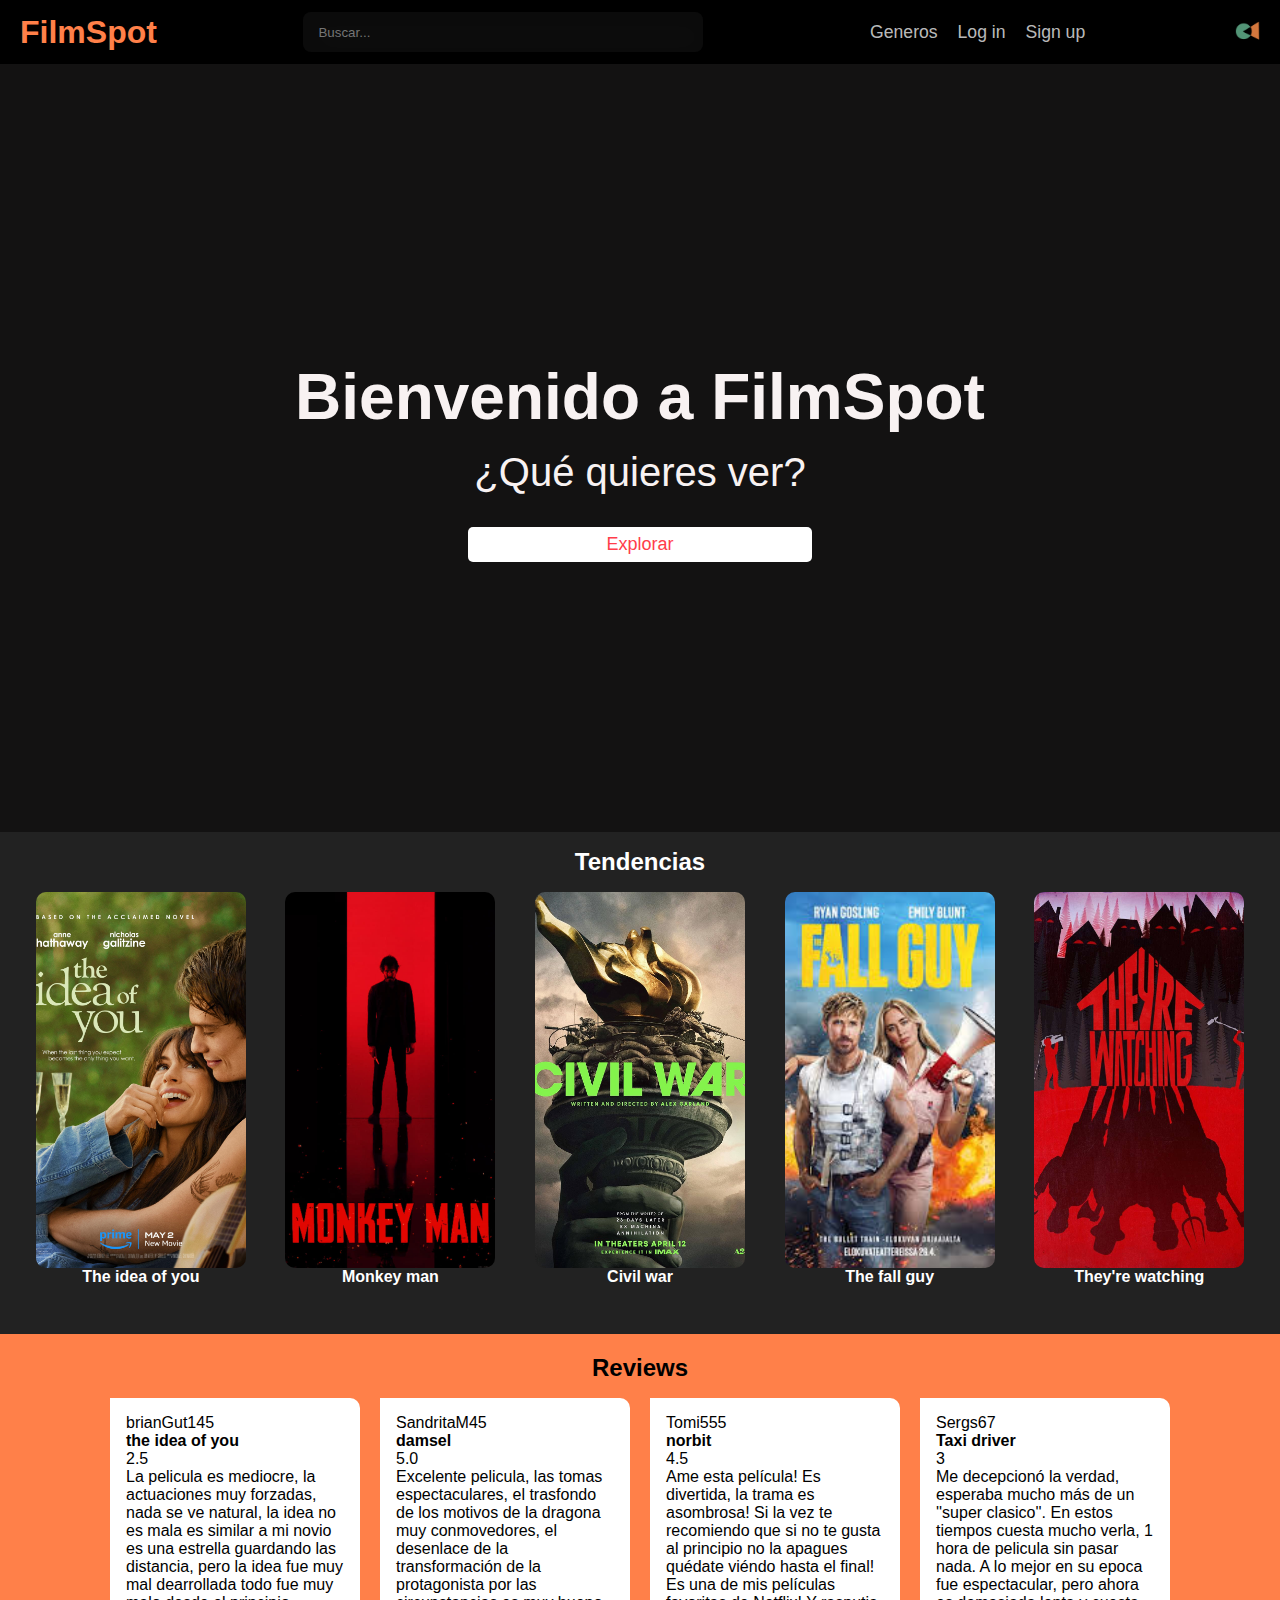
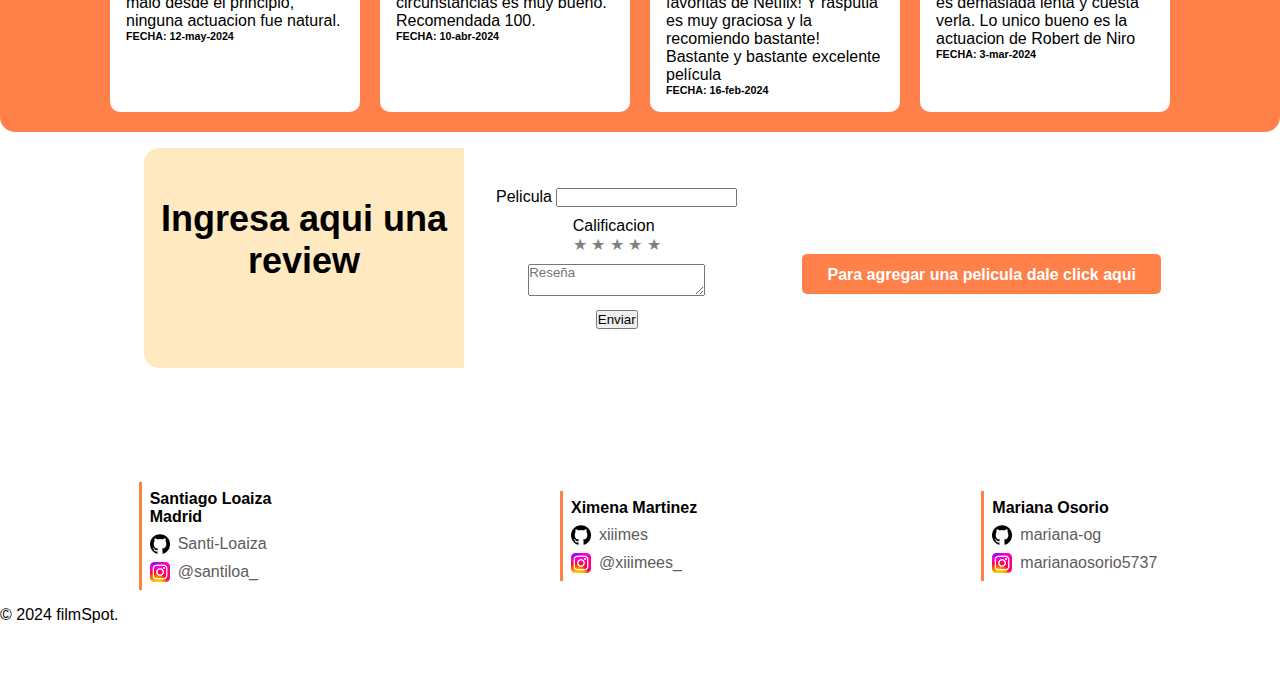
<file: index.html>
<!DOCTYPE html>
<html lang="es">

<head>
    <meta charset="UTF-8">
    <meta name="viewport" content="width=device-width, initial-scale=1.0">
    <link rel="stylesheet" href="./CSS/style.css">
    <link rel="stylesheet" href="./CSS/tablet.css" media="screen and (min-width: 600px)">
    <link rel="stylesheet" href="./CSS/desktop.css" media="screen and (min-width: 900px)">
    <link rel="icon" href="./MULTIMEDIA/IMAGENES/LOGO/Icono.PNG" type="image/x-icon">
    <title>FilmSpot</title>
</head>

<body>
    <header class="index-header">
        <nav class="index-nav">
            <div class="div-item1">
                <a href="./index.html">
                    <h1>FilmSpot</h1>
                </a>
            </div>
            <div class="busqueda">
                <input type="text" placeholder="Buscar...">
            </div>
            <div class="botones">
                <a href="./HTML/generos.html">Generos</a>
                <a href="./HTML/log_in.html">Log in</a>
                <a href="./HTML/Sign_up.html">Sign up</a>
            </div>
            <div> <img src="./MULTIMEDIA/IMAGENES/LOGO/Icono.PNG" alt="FilmSpot logo" class="logo-nav"></div>
        </nav>

        <section class="welcome">
            <div class="welcome-content">
                <h2>Bienvenido a FilmSpot</h2>
                <p>¿Qué quieres ver?</p>
                <div class="button">
                    <a href="./HTML/generos.html">Explorar</a>
                </div>
            </div>
        </section>
    </header>
    <section class="carrusel">
        <div class="carrusel-title">
            <h2>Tendencias</h2>
        </div>
        <div class="contenedor-carrusel">
            <div class="item-carrusel">
                <div id="item__pelicula-1"><p>Es un drama romantico que sigue la historia de una mujer exitosa 
                    y divorciada que se encuentra enredada en un apasionado romance con un joven musico. </p></div>
                <h4>The idea of you</h4>
            </div>
            <div class="item-carrusel">
                <div id="item__pelicula-2"><p>Es un thriller de accion que cuenta la historia de un hombre entrenado
                     en artes marciales que busca venganza después de ser injustamente encarcelado.</p></div>
                <h4>Monkey man</h4>
            </div>
            <div class="item-carrusel">
                <div id="item__pelicula-3"><p>En un futuro cercano, donde America esta sumida en una cruenta guerra civil, 
                    un equipo de periodistas y fotografos de guerra emprendera un viaje por carretera en direccion a Washington DC. 
                    Su misión: llegar antes de que las fuerzas rebeldes asalten la Casa Blanca y arrebaten el control al presidente 
                    de Estados Unidos.</p></div>
                <h4>Civil war</h4>
            </div>
            <div class="item-carrusel">
                <div id="item__pelicula-4"><p>Recien salido de un accidente que casi acaba con su carrera, este héroe de clase 
                    trabajadora tiene que localizar a una estrella de cine desaparecida, resolver una conspiracion e intentar 
                    recuperar al amor de su vida  </p></div>
                <h4>The fall guy</h4>
            </div>
            <div class="item-carrusel">
                <div id="item__pelicula-5"><p>El equipo de Home Hunters Global , un popular programa de la televisión norteamericana 
                    sobre remodelación de casas, viaja a una remota aldea de Moldavia para grabar un reportaje sobre un propietario 
                    estadounidense que está convirtiendo una casa en decadencia en un refugio para artistas.</p></div>
                <h4>They're watching</h4>
            </div>
        </div>
    </section>
    <section>
        <div class="contenedor-reviews">
            <h2>Reviews</h2>
            <section class="reviews-flexbox">
                <div class="review">
                <p>brianGut145</p>
                <h4>the idea of you</h4>
                <p>2.5</p>
                <p>La pelicula es mediocre, la actuaciones muy forzadas, nada se ve natural, la idea no es mala es similar a mi novio es una estrella guardando las distancia, pero la idea fue muy mal dearrollada todo fue muy malo desde el principio, ninguna actuacion fue natural.</p>
                <h6>FECHA: 12-may-2024</h6>
                </div>
                <div class="review">
                    <p>SandritaM45</p>
                    <h4>damsel</h4>
                    <p>5.0</p>
                    <p>Excelente pelicula, las tomas espectaculares, el trasfondo de los motivos de la dragona muy conmovedores, el desenlace de la transformación de la protagonista por las circunstancias es muy bueno. Recomendada 100.</p>
                    <h6>FECHA: 10-abr-2024</h6>
                </div>
                <div class="review">
                    <p>Tomi555</p>
                    <h4>norbit</h4>
                    <p>4.5</p>
                    <p>Ame esta película! Es divertida, la trama es asombrosa! Si la vez te recomiendo que si no te gusta al principio no la apagues quédate viéndo hasta el final! Es una de mis películas favoritas de Netflix! Y rasputia es muy graciosa y la recomiendo bastante! Bastante y bastante excelente película</p>
                    <h6>FECHA: 16-feb-2024</h6>
                </div>
                <div class="review">
                    <p>Sergs67</p>
                    <h4>Taxi driver</h4>
                    <p>3</p>
                    <p>Me decepcionó la verdad, esperaba mucho más de un ''super clasico''. En estos tiempos cuesta mucho verla, 1 hora de pelicula sin pasar nada. A lo mejor en su epoca fue espectacular, pero ahora es demasiada lenta y cuesta verla. Lo unico bueno es la actuacion de Robert de Niro</p>
                    <h6>FECHA: 3-mar-2024</h6>
                </div>
            </section>
        </div>
    </section>
    <section class="section--add-review-peliculas">
                <form action="" id="review">
                    <div class="title-box--review">
                        <h2>Ingresa aqui una review</h2>
                    </div>
                    
                    <div class="form-review">
                        <div class="form-box">
                            <label for="Pelicula">
                                <span>Pelicula</span>
                            </label>
                            <input list="Pelicula">
                            <datalist name="Pelicula" id="Pelicula">
                                <option value="The idea of you">The idea of you</option>
                                <option value="Monkey Man">Monkey Man</option>
                                <option value="Civil War">Civil War</option>
                                <option value="Fall guy">Fall guy</option>
                                <option value="They're watching">They're watching</option>
                            </datalist>
                        </div>
                        <div class="form-box">
                            <label for="Calificacion">
                                <span>Calificacion</span>
                            </label>
                            <p class="clasificacion">
                                <input id="radio1" type="radio" name="estrellas" value="5">
                                <label class="Calificacion-star" for="radio1">★</label>
                                <input id="radio2" type="radio" name="estrellas" value="4">
                                <label class="Calificacion-star" for="radio2">★</label>
                                <input id="radio3" type="radio" name="estrellas" value="3">
                                <label class="Calificacion-star" for="radio3">★</label>
                                <input id="radio4" type="radio" name="estrellas" value="2">
                                <label class="Calificacion-star" for="radio4">★</label>
                                <input id="radio5" type="radio" name="estrellas" value="1">
                                <label class="Calificacion-star" for="radio5">★</label>
                              </p>
                        </div>
                        <div class="form-box">
                            <label for="Reseña"></label>
                            <textarea name="Reseña" id="reseña" placeholder="Reseña"></textarea>
                        </div>
                        <div class="form-box">
                            <input type="submit" value="Enviar">
                        </div>
                    </div>
                </form>
                <div>
                    <a href="./HTML/Forms/form-peliculas.html" class="a--form-peliculas"><button class="button--form-peliculas">Para agregar una pelicula dale click aqui</button></a>
                </div>
            </section>
    <footer>
    
        <div class="footer-contenedor">
            <div class="div-footer">
                <h4>Santiago Loaiza Madrid</h4>
                <ul>
                    <li><img src="./MULTIMEDIA/IMAGENES/Footer/Github.Icon.png" alt="Github">
                        <a href="https://github.com/Santi-Loaiza">Santi-Loaiza</a>
                    </li>
                    <li><img src="./MULTIMEDIA/IMAGENES/Footer/Instagram-Icon.png" alt="instagram">
                        <a href="https://www.instagram.com/santiloa_/">@santiloa_</a>
                    </li>
                </ul>
            </div>
            <div class="div-footer">
                <h4>Ximena Martinez</h4>
                <ul>
                    <li><img src="./MULTIMEDIA/IMAGENES/Footer/Github.Icon.png" alt="Github">
                        <a href="https://github.com/xiiimes">xiiimes</a>
                    </li>
                    <li><img src="./MULTIMEDIA/IMAGENES/Footer/Instagram-Icon.png" alt="instagram">
                        <a href="https://www.instagram.com/xiiimees__/">@xiiimees_</a>
                    </li>
                </ul>
            </div>
            <div class="div-footer">
                <h4>Mariana Osorio</h4>
                <ul>
                    <li><img src="./MULTIMEDIA/IMAGENES/Footer/Github.Icon.png" alt="Github">
                        <a href="https://github.com/mariana-og">mariana-og</a>
                    </li>
                    <li><img src="./MULTIMEDIA/IMAGENES/Footer/Instagram-Icon.png" alt="instagram">
                        <a href="https://www.instagram.com/marianaosorio5737">marianaosorio5737</a>
                    </li>
                </ul>
            </div>
        </div>
        <p>&copy; 2024 filmSpot.</p>
    </footer>
</body>

</html>
</file>
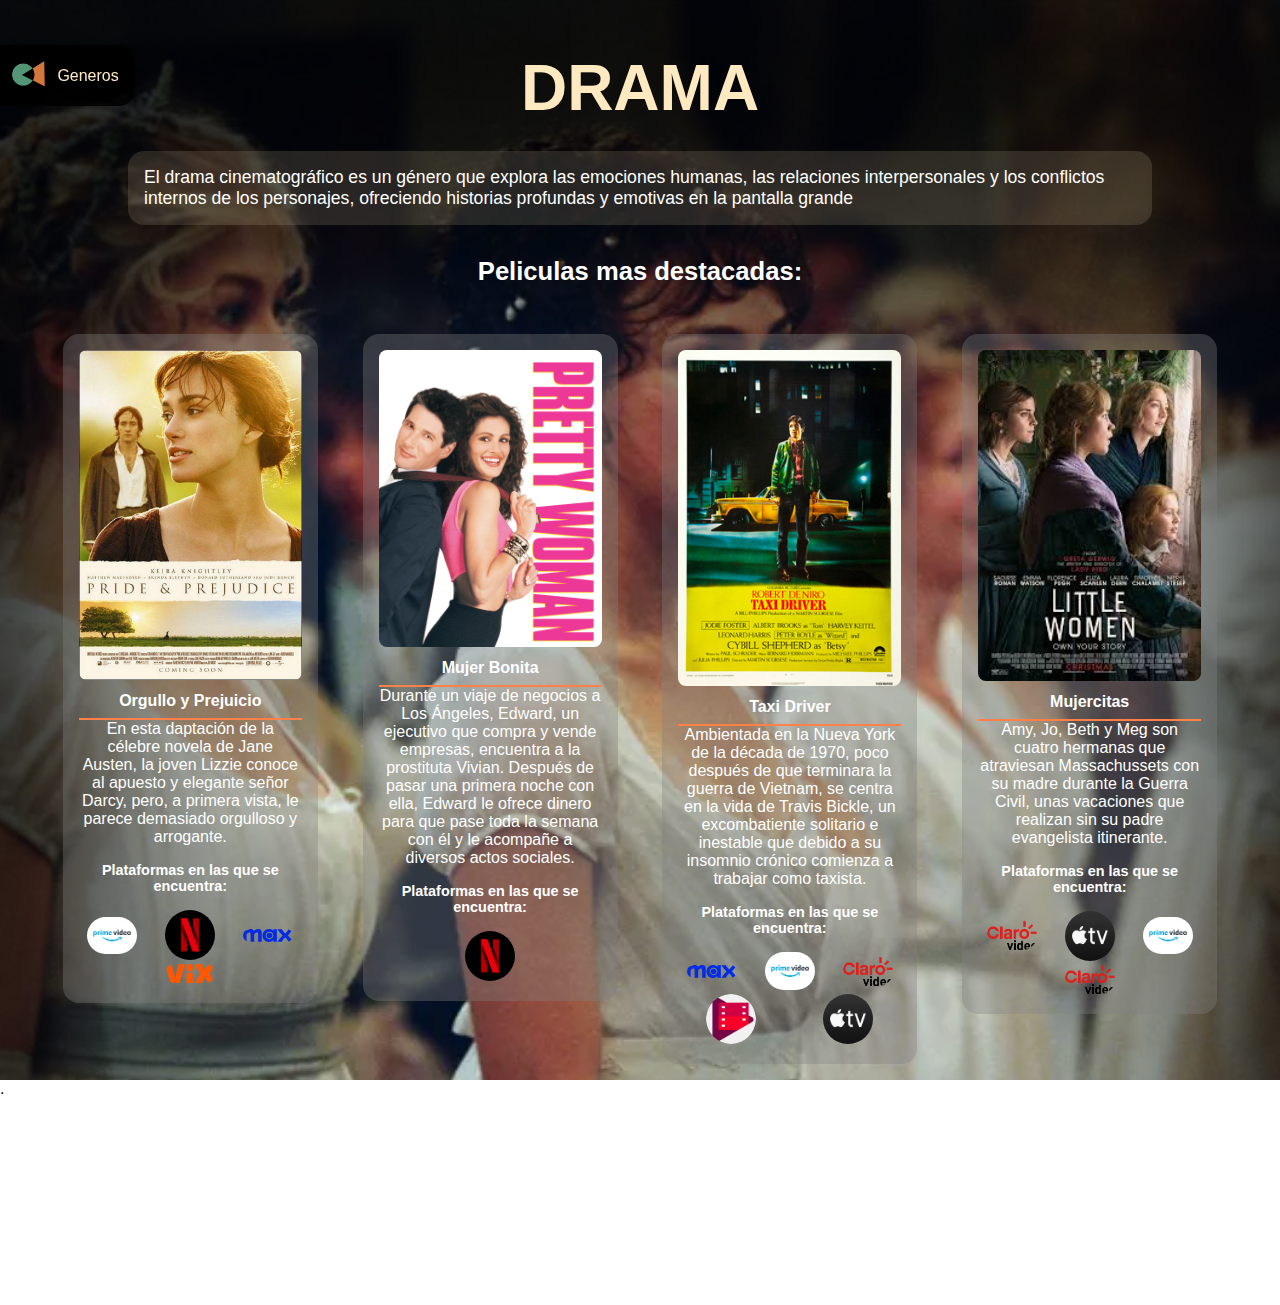
<file: HTML/drama.html>
<!DOCTYPE html>
<html lang="en">
<head>
    <meta charset="UTF-8">
    <meta name="viewport" content="width=device-width, initial-scale=1.0">
    <title>Generos</title>
    <link rel="stylesheet" href="../CSS/style.css">
    <link rel="icon" href="../MULTIMEDIA/IMAGENES/LOGO/Icono.PNG" type="image/x-icon">
</head>
<body class="drama">
        <header>
            <div class="logo-inicio">
                <a href="../index.html"><img src="../MULTIMEDIA/IMAGENES/LOGO/Icono.PNG" alt="Inicio" class="logo"></a>
                <a class="item-nav-generos" href="../HTML/generos.html" target="_self">Generos</a>
            </div>
            <h1>DRAMA</h1>
        </header>
        <main>
            <div class="descripcion-genero">
                <p>
                El drama cinematográfico es un género que explora las emociones humanas, las relaciones interpersonales 
                y los conflictos internos de los personajes, ofreciendo historias profundas y emotivas en la pantalla grande</p>
            </div>
            <h3 class="subtitle-list-films">Peliculas mas destacadas:</h3>
            <div>
                <div class="list-films">
                    <div class="film-box">
                        <picture>
                            <img src="../MULTIMEDIA/IMAGENES/Drama/Orgullo_y_prejuicio-629327318-large.jpg" alt="">
                        </picture>
                        <div class="film-description">
                            <h4 class="film-title">Orgullo y Prejuicio</h4>
                            <p class="film-sinopsis"> En esta daptación de la célebre novela de Jane Austen, la joven Lizzie 
                                conoce al apuesto y elegante señor Darcy, pero, a primera vista, le parece demasiado orgulloso y arrogante.</p>
                            <h5 class="platforms">Plataformas en las que se encuentra:</h5>
                            <div class="film-platforms">
                                <div class="platform"> 
                                    <img src="../MULTIMEDIA/IMAGENES/Plataformas/amazon-prime-video2520.jpg" alt="Amazon Prime">
                                </div>
                                <div class="platform"> 
                                    <img src="../MULTIMEDIA/IMAGENES/Plataformas/netflix-icon-icon-2048x2048-yj41gpvr.png" alt="Netflix">
                                </div>
                                <div class="platform"> 
                                    <img src="../MULTIMEDIA/IMAGENES/Plataformas/Max_logo.svg" alt="max">
                                </div>
                                <div class="platform"> 
                                    <img src="../MULTIMEDIA/IMAGENES/Plataformas/ViX_Logo.png" alt="Vix">
                                </div>
                            </div>
                        </div>
                    </div>
                    <div class="film-box">
                        <picture>
                            <img src="../MULTIMEDIA/IMAGENES/Drama/PrettyWoman.png" alt="">
                        </picture>
                        <div class="film-description">
                            <h4 class="film-title">Mujer Bonita</h4>
                            <p class="film-sinopsis">Durante un viaje de negocios a Los Ángeles, Edward, un 
                                ejecutivo que compra y vende empresas, encuentra a la prostituta Vivian. Después 
                                de pasar una primera noche con ella, Edward le ofrece dinero para que pase toda 
                                la semana con él y le acompañe a diversos actos sociales. </p>
                                <h5 class="platforms">Plataformas en las que se encuentra:</h5>
                                <div class="film-platforms">
                                <div class="platform"> 
                                    <img src="../MULTIMEDIA/IMAGENES/Plataformas/netflix-icon-icon-2048x2048-yj41gpvr.png" alt="Netflix">
                                </div>
                            </div>
                        </div>
                    </div>
                    <div class="film-box">
                        <picture>
                            <img src="../MULTIMEDIA/IMAGENES/Drama/Taxi_Driver_(1976_film_poster).jpg" alt="Taxi Driver">
                        </picture>
                        <div class="film-description">
                            <h4 class="film-title">Taxi Driver</h4>
                            <p class="film-sinopsis">Ambientada en la Nueva York de la década de 1970, poco después de que terminara la guerra 
                                de Vietnam, se centra en la vida de Travis Bickle, un excombatiente solitario e inestable que debido a su 
                                insomnio crónico comienza a trabajar como taxista.</p>
                                <h5 class="platforms">Plataformas en las que se encuentra:</h5>
                            <div class="film-platforms">
                                <div class="platform"> 
                                    <img src="../MULTIMEDIA/IMAGENES/Plataformas/Max_logo.svg" alt="max">
                                </div>
                                <div class="platform">
                                    <img src="../MULTIMEDIA/IMAGENES/Plataformas/amazon-prime-video2520.jpg" alt="Amazon Prime">
                                </div>
                                <div class="platform">
                                    <img src="../MULTIMEDIA/IMAGENES/Plataformas/LogoClaroVid.png" alt="Claro video">
                                </div>
                                <div class="platform">
                                    <img src="../MULTIMEDIA/IMAGENES/Plataformas/GooglePlayPeliculasIcon.png" alt="Google Play Peliculas">
                                </div>
                                <div class="platform">
                                    <img src="../MULTIMEDIA/IMAGENES/Plataformas/AppleTV.webp" alt="Apple TV">
                                </div>
                            </div>
                        </div>
                    </div>
                    <div class="film-box">
                        <picture>
                            <img src="../MULTIMEDIA/IMAGENES/Drama/LittleWomenjpg.jpg" alt="Mujercitas">
                        </picture>
                        <div class="film-description">
                            <h4 class="film-title">Mujercitas</h4>
                            <p class="film-sinopsis">Amy, Jo, Beth y Meg son cuatro hermanas que atraviesan Massachussets con su madre 
                                durante la Guerra Civil, unas vacaciones que realizan sin su padre evangelista itinerante. 
                            </p>
                            <h5 class="platforms">Plataformas en las que se encuentra:</h5>
                            <div class="film-platforms">
                                <div class="platform">
                                    <img src="../MULTIMEDIA/IMAGENES/Plataformas/LogoClaroVid.png" alt="Claro video">
                                </div>
                                <div class="platform">
                                    <img src="../MULTIMEDIA/IMAGENES/Plataformas/AppleTV.webp" alt="Apple TV">
                                </div>
                                <div class="platform">
                                    <img src="../MULTIMEDIA/IMAGENES/Plataformas/amazon-prime-video2520.jpg" alt="Amazon Prime">
                                </div>
                                <div class="platform">
                                    <img src="../MULTIMEDIA/IMAGENES/Plataformas/LogoClaroVid.png" alt="Claro video">
                                </div>
                            </div>
                        </div>
                    </div>
                </div>
            </div>
        </main>
        <footer>
            .
        </footer>
</body>
</html>
</file>
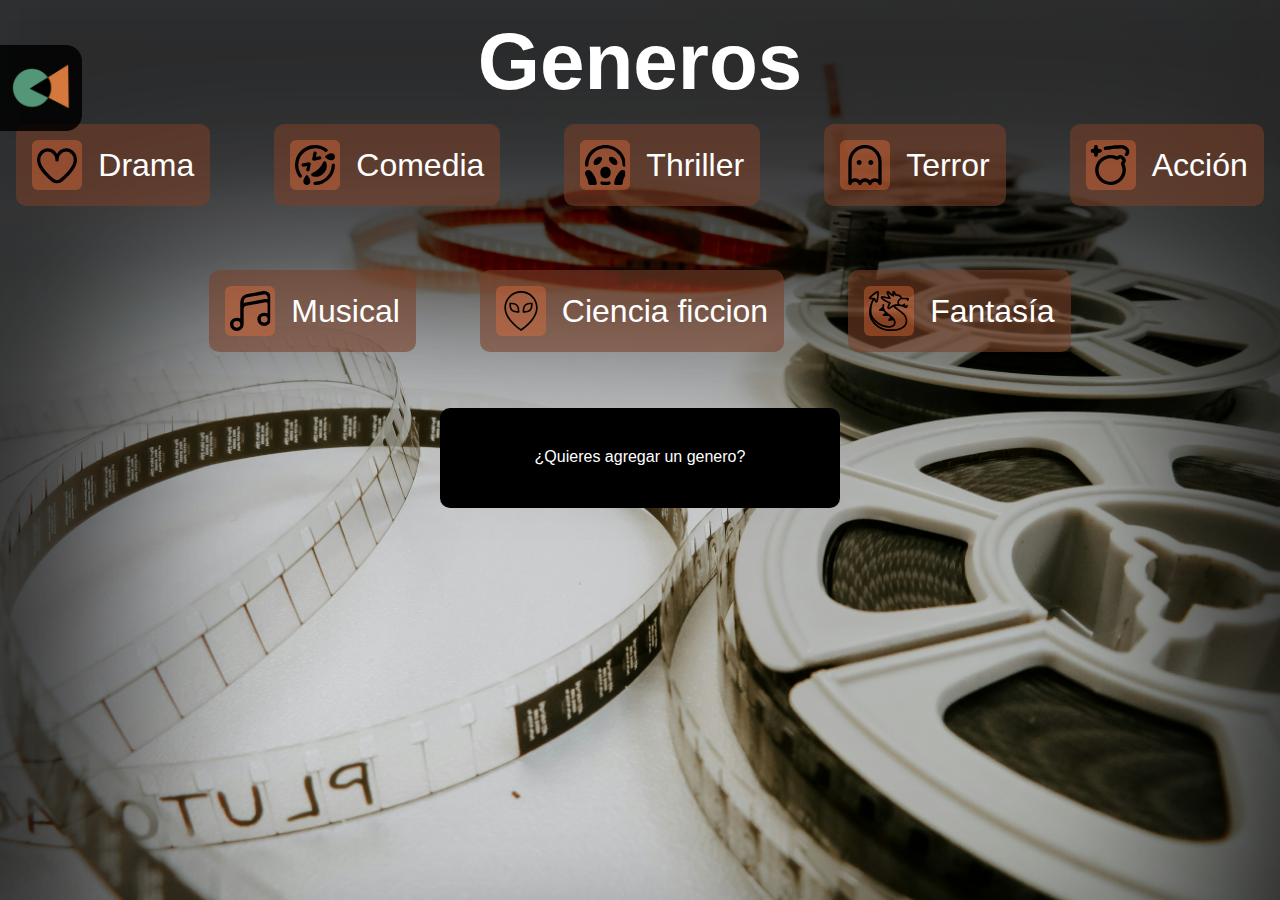
<file: HTML/generos.html>
<!DOCTYPE html>
<html lang="en">

<head>
    <meta charset="UTF-8">
    <meta name="viewport" content="width=device-width, initial-scale=1.0">
    <title>Generos</title>
    <link rel="stylesheet" href="../CSS/style.css">
    <link rel="stylesheet" href="../CSS/tablet.css" media="screen and (min-width: 600px)">
    <link rel="stylesheet" href="../CSS/desktop.css" media="screen and (min-width: 900px)">
    <link rel="icon" href="../MULTIMEDIA/IMAGENES/LOGO/Icono.PNG" type="image/x-icon">
</head>

<body class="generos">
    <header>
        <div class="logo-inicio">
            <a href="../index.html"><img src="../MULTIMEDIA/IMAGENES/LOGO/Icono.PNG" alt="Inicio" class="logo"></a>
        </div>
        <div class="titulo-generos">
            <h1>Generos</h1>
        </div>
    </header>
    <main>
        <div class="list-generos">
            <div class="genero">
                <a href="../HTML/Subpaginados/drama.html"><img src="../MULTIMEDIA/IMAGENES/Icons/corazon.svg" alt=""><p>Drama</p></a>
            </div>
            <div class="genero">
                <a href="../HTML/Subpaginados/comedia.html"><img src="../MULTIMEDIA/IMAGENES/Icons/sonrisa-entrecerrar-lagrimas.svg" alt=""><p>Comedia</p></a>
            </div>
            <div class="genero">
                <a href="../HTML/Subpaginados/thriller.html"><img src="../MULTIMEDIA/IMAGENES/Icons/grito-de-cara.svg" alt=""><p>Thriller</p></a>
            </div>
            <div class="genero">
                <a href="../HTML/Subpaginados/terror.html"><img src="../MULTIMEDIA/IMAGENES/Icons/fantasma.svg" alt=""><p>Terror</p> </a>
            </div>
            <div class="genero">
                <a href="../HTML/Subpaginados/acción.html"><img src="../MULTIMEDIA/IMAGENES/Icons/bomba.svg" alt=""><p>Acción</p></a>
            </div>
            <div class="genero">
                <a href="../HTML/Subpaginados/musical.html"><img src="../MULTIMEDIA/IMAGENES/Icons/musica-alternativa.svg" alt=""><p>Musical</p></a>
            </div>
            <div class="genero">
                <a href="../HTML/Subpaginados/cienciaficcion.html"><img src="../MULTIMEDIA/IMAGENES/Icons/extraterrestre.svg" alt=""><p>Ciencia ficcion</p></a>
            </div>
            <div class="genero">
                <a href="../HTML/Subpaginados/fantasia.html"><img src="../MULTIMEDIA/IMAGENES/Icons/continuar.svg" alt=""><p>Fantasía</p></a>
            </div>
        </div>
    </main>
    <div class="boton-form--generos">
        <a href="./Forms/form-generos.html">¿Quieres agregar un genero?</a>
    </div>
</body>

</html>
</file>
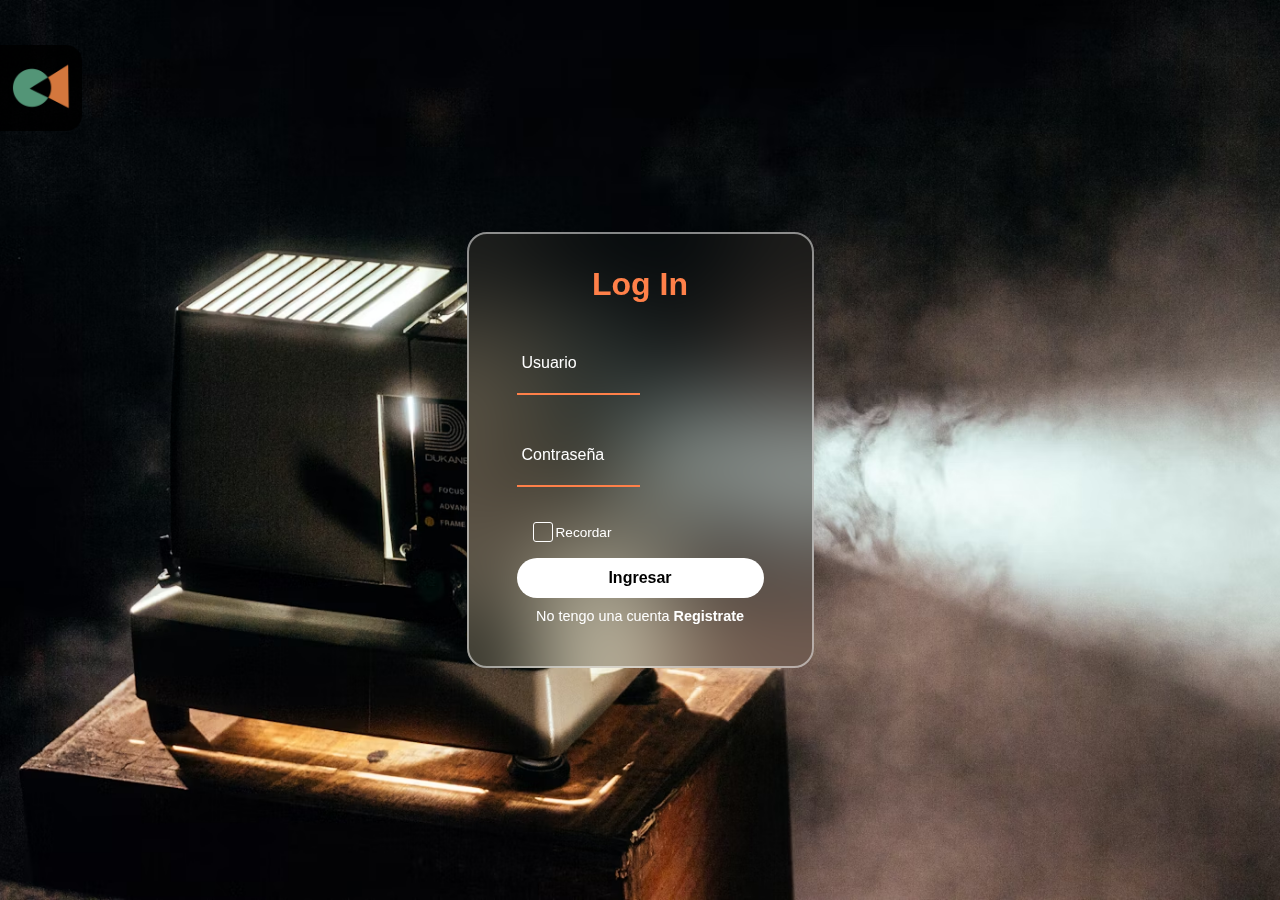
<file: HTML/log_in.html>
<!DOCTYPE html>
<html lang="en">

<head>
    <meta charset="UTF-8">
    <meta name="viewport" content="width=device-width, initial-scale=1.0">
    <title>Log In</title>
    <link rel="stylesheet" href="../CSS/style.css">
    <link rel="stylesheet" href="../CSS/tablet.css" media="screen and (min-width: 600px)">
    <link rel="stylesheet" href="../CSS/desktop.css" media="screen and (min-width: 900px)">
    <link rel="icon" href="../MULTIMEDIA/IMAGENES/LOGO/Icono.PNG" type="image/x-icon">
</head>

<body>
    <header>
        <div class="logo-inicio">
            <a href="../index.html"><img src="../MULTIMEDIA/IMAGENES/LOGO/Icono.PNG" alt="Inicio" class="logo"></a>
        </div>
    </header>
    <div class="log-in">
        <section class="log-in-section">
            <form>
                <h1>Log In</h1>
                <div class="inputbox">
                    <input type="text" name="Username" required>
                    <label for="Usuario">Usuario</label>
                </div>
                <div class="inputbox">
                    <input type="password" required>
                    <label for="Contraseña">Contraseña</label>
                </div>
                <div class="forget">
                    <label for="">
                        <input type="checkbox">Recordar
                    </label>
                </div>
                <button>Ingresar</button>
                <div class="register">
                    <p>No tengo una cuenta <a href="../HTML/Sign_up.html">Registrate</a></p>
                </div>
            </form>
        </section>
    </div>

</body>

</html>
</file>
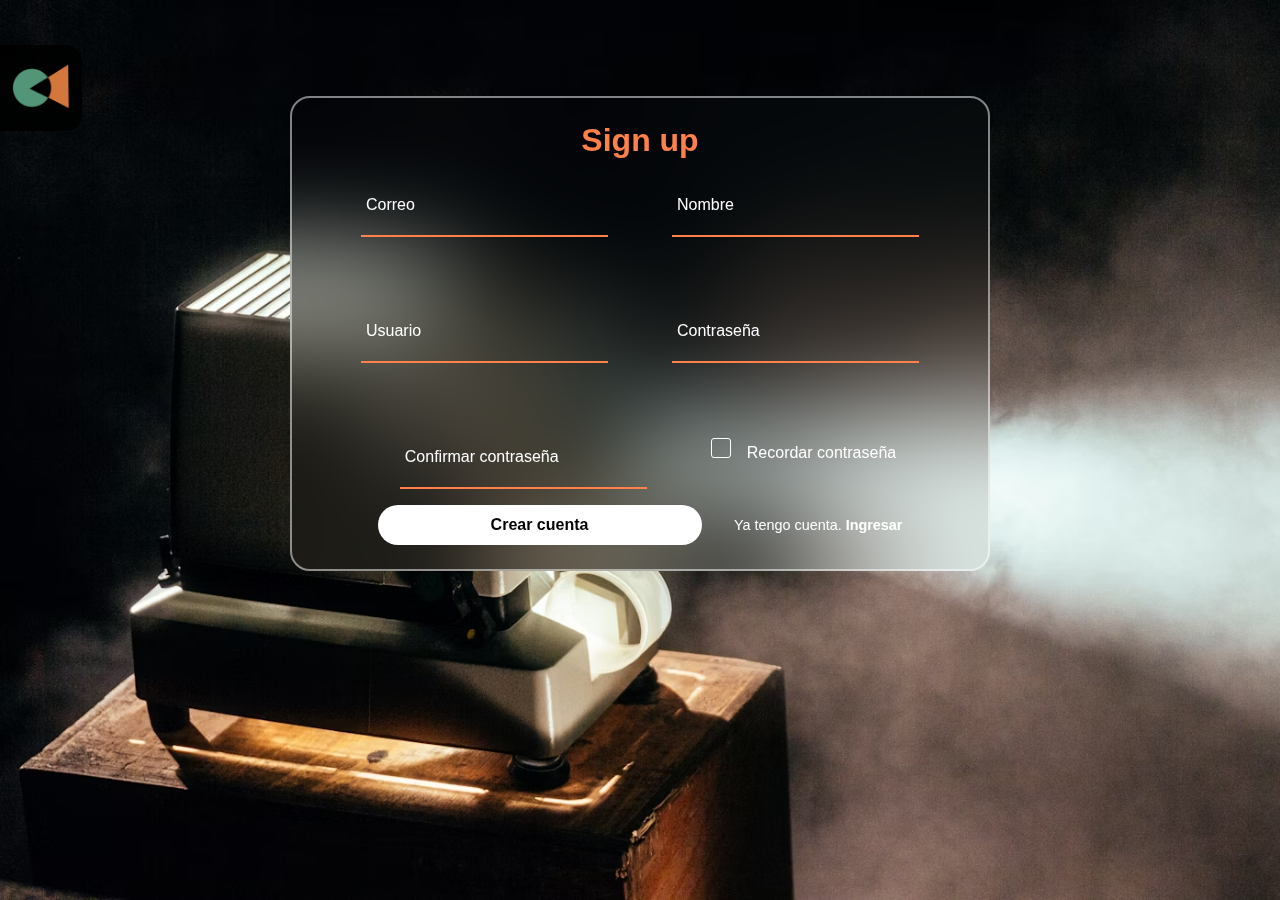
<file: HTML/Sign_up.html>
<!DOCTYPE html>
<html lang="en">

<head>
    <meta charset="UTF-8">
    <meta name="viewport" content="width=device-width, initial-scale=1.0">
    <title>Sign Up</title>
    <link rel="stylesheet" href="../CSS/style.css">
    <link rel="stylesheet" href="../CSS/tablet.css" media="screen and (min-width: 600px)">
    <link rel="stylesheet" href="../CSS/desktop.css" media="screen and (min-width: 900px)">
    <link rel="icon" href="../MULTIMEDIA/IMAGENES/LOGO/Icono.PNG" type="image/x-icon">
</head>

<body>
    <header>
        <div class="logo-inicio">
            <a href="../index.html"><img src="../MULTIMEDIA/IMAGENES/LOGO/Icono.PNG" alt="Inicio" class="logo"></a>
        </div>
    </header>
    <div class="sign-up">
        <section class="sign-up-section">
            <form>
                <h1>Sign up</h1>
                <div class="form-container1">
                    <div class="inputbox">
                        <input type="email" name="correo" autocomplete="email" required>
                        <label for="email">Correo</label>
                    </div>
                    <div class="inputbox">
                        <input type="name" name="name" autocomplete="name" required>
                        <label for="name">Nombre</label>
                    </div>
                    <div class="inputbox">
                        <input type="text" name="Usuario" required>
                        <label for="Usuario">Usuario</label>
                    </div>
                    <div class="inputbox">
                        <input type="password" required>
                        <label for="Contraseña">Contraseña</label>
                    </div>
                    <div class="inputbox">
                        <input type="password" name="confirmar-contraseña" required>
                        <label for="confirmacionContraseña">Confirmar contraseña</label>
                    </div>
                    <div class="recordar-contraseña">
                        <label for="">
                            <input type="checkbox">Recordar contraseña
                        </label>
                    </div>
                </div>
                <div class="form-bottom">
                    <button>Crear cuenta</button>
                    <div class="Log">
                        <p>Ya tengo cuenta. <a href="../HTML/log_in.html">Ingresar</a></p>
                    </div>
                </div>
            </form>
        </section>
    </div>


</body>

</html>
</file>
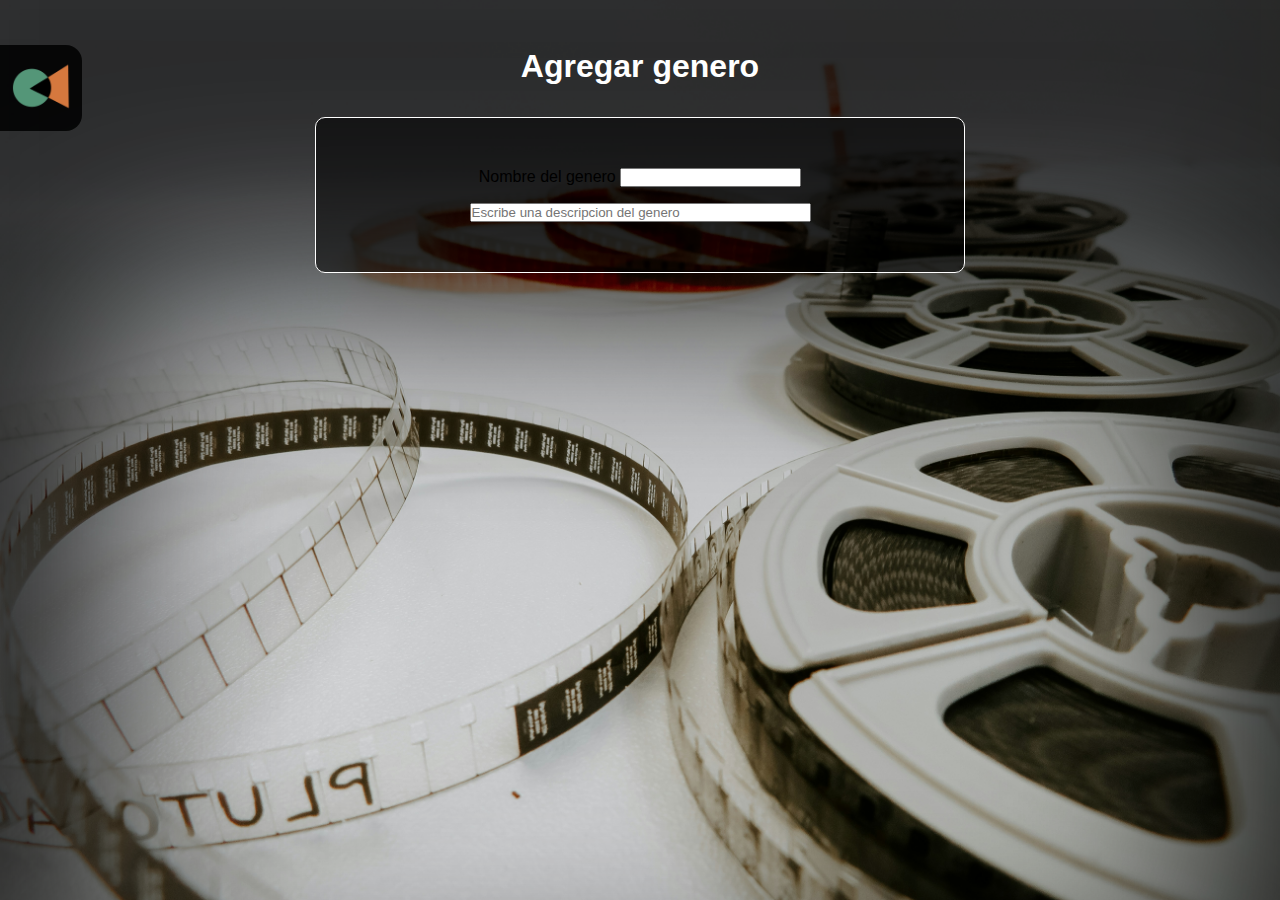
<file: HTML/Forms/form-generos.html>
<!DOCTYPE html>
<html lang="en">

<head>
    <meta charset="UTF-8">
    <meta name="viewport" content="width=device-width, initial-scale=1.0">
    <link rel="stylesheet" href="../../CSS/style.css">
    <link rel="stylesheet" href="../../CSS/tablet.css" media="screen and (min-width: 600px)">
    <link rel="stylesheet" href="../../CSS/desktop.css" media="screen and (min-width: 900px)">
    <link rel="icon" href="./MULTIMEDIA/IMAGENES/LOGO/Icono.PNG" type="image/x-icon">
    <title>Formulario generos</title>
</head>

<body class="form-generos">
    <header>
        <div class="logo-inicio">
            <a href="../../index.html"><img src="../../MULTIMEDIA/IMAGENES/LOGO/Icono.PNG" alt="Inicio" class="logo"></a>
        </div>
        <div class="titulo-generos">
            <h3>Agregar genero</h3>
        </div>
    </header>
    <main>
        <form action="" id="form-generos">
            <div>
                <label for="Nombre_genero"><span>Nombre del genero</span></label>
                <input type="text" required>
            </div>
            <div><label for="descripcion-genero"></label>
                <input type="text" name="descripcion-genero" id="descripcion-genero"
                    placeholder="Escribe una descripcion del genero" maxlength="200" size="40" required></input>
            </div>

        </form>
    </main>
</body>

</html>
</file>
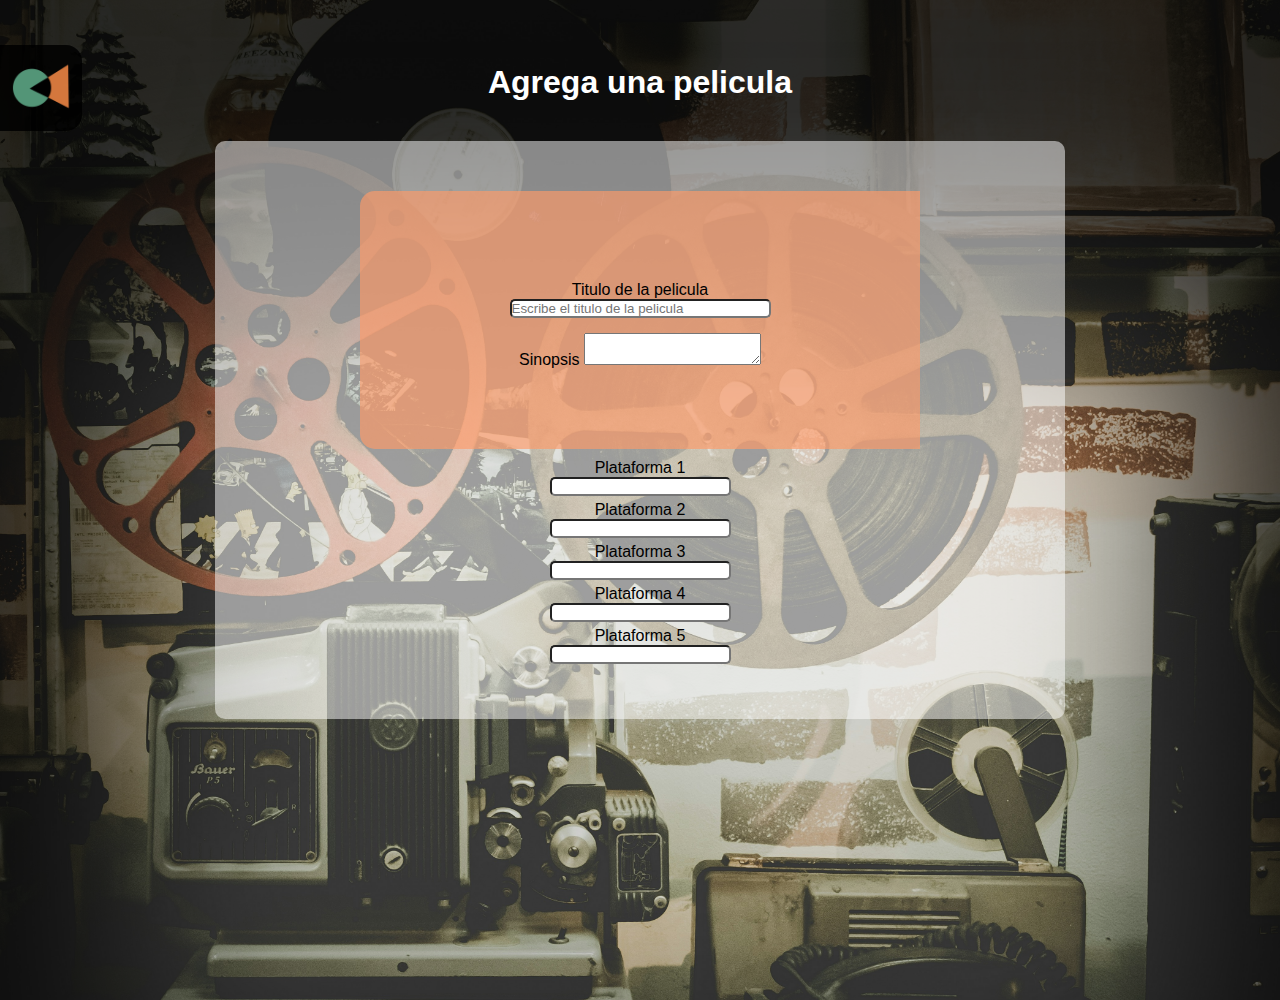
<file: HTML/Forms/form-peliculas.html>
<!DOCTYPE html>
<html lang="en">
<head>
    <meta charset="UTF-8">
    <meta name="viewport" content="width=device-width, initial-scale=1.0">
    <link rel="stylesheet" href="../../CSS/style.css">
    <link rel="stylesheet" href="../../CSS/tablet.css" media="screen and (min-width: 600px)">
    <link rel="stylesheet" href="../../CSS/desktop.css" media="screen and (min-width: 900px)">
    <link rel="icon" href="../../MULTIMEDIA/IMAGENES/LOGO/Icono.PNG" type="image/x-icon">
    <title>Formulario peliculas</title>
</head>
<body class="body--form-peliculas">
    <header>
        <div class="logo-inicio">
            <a href="../../index.html"><img src="../../MULTIMEDIA/IMAGENES/LOGO/Icono.PNG" alt="Inicio" class="logo"></a>
        </div>
    </header>
    <main>
        <h2 class="title--form-peliculas">Agrega una pelicula</h2>
        <form class="form-peliculas">
            <section class="section-form-peliculas">
                <div id="box--form-peliculas">
                <label for="Titulo-pelicula"><span>Titulo de la pelicula</span></label>
            <input type="text" id="Titulo-pelicula" name="Titulo-pelicula" placeholder="Escribe el titulo de la pelicula" size="30">
            </div>
            <div id="box--form-peliculas">
                <label for="Sinopsis"><span>Sinopsis</span>
                <textarea name="sinopsis" id="sinopsis"></textarea>
                </label>
            </div>
            </section>
            <div>
                <section><label for="Plataforma1"><span>Plataforma 1</span></label>
                <input list="Plataformas"></section>
                <section><label for="Plataforma2"><span>Plataforma 2</span></label>
                <input list="Plataformas"></section>
                <section><label for="Plataforma3"><span>Plataforma 3</span></label>
                <input list="Plataformas"></section>
                <section><label for="Plataforma4"><span>Plataforma 4</span></label>
                <input list="Plataformas"></section>
                <section><label for="Plataforma5"><span>Plataforma 5</span></label>
                <input list="Plataformas"></section>
                <datalist name="Plataformas" id="Plataformas">
                    <option value="Netflix">Netflix</option>
                    <option value="Prime Video">Prime Video</option>
                    <option value="Max">Max</option>
                    <option value="Star+">Star+</option>
                    <option value="Disney+">Disney+</option>
                    <option value="Google Play peliculas">Google Play Peliculas</option>
                    <option value="Claro Video">Claro Video</option>
                    <option value="Apple TV">Apple TV</option>
                    <option value="Movistar TV">Movistar TV</option>
                    <option value="Vix">Vix</option>
                    <option value="Rakuten TV">Rakuten TV</option>
                    <option value="Crunchyroll">Crunchyroll</option>
                    <option value="Filmin">Filmin</option>
                    <option value="FlixOlé">FlixOlé</option>
                    <option value="SkyShowtime">SkyShowtime</option>
                </datalist>
            </div>
        </form>
    </main>
</body>
</html>
</file>
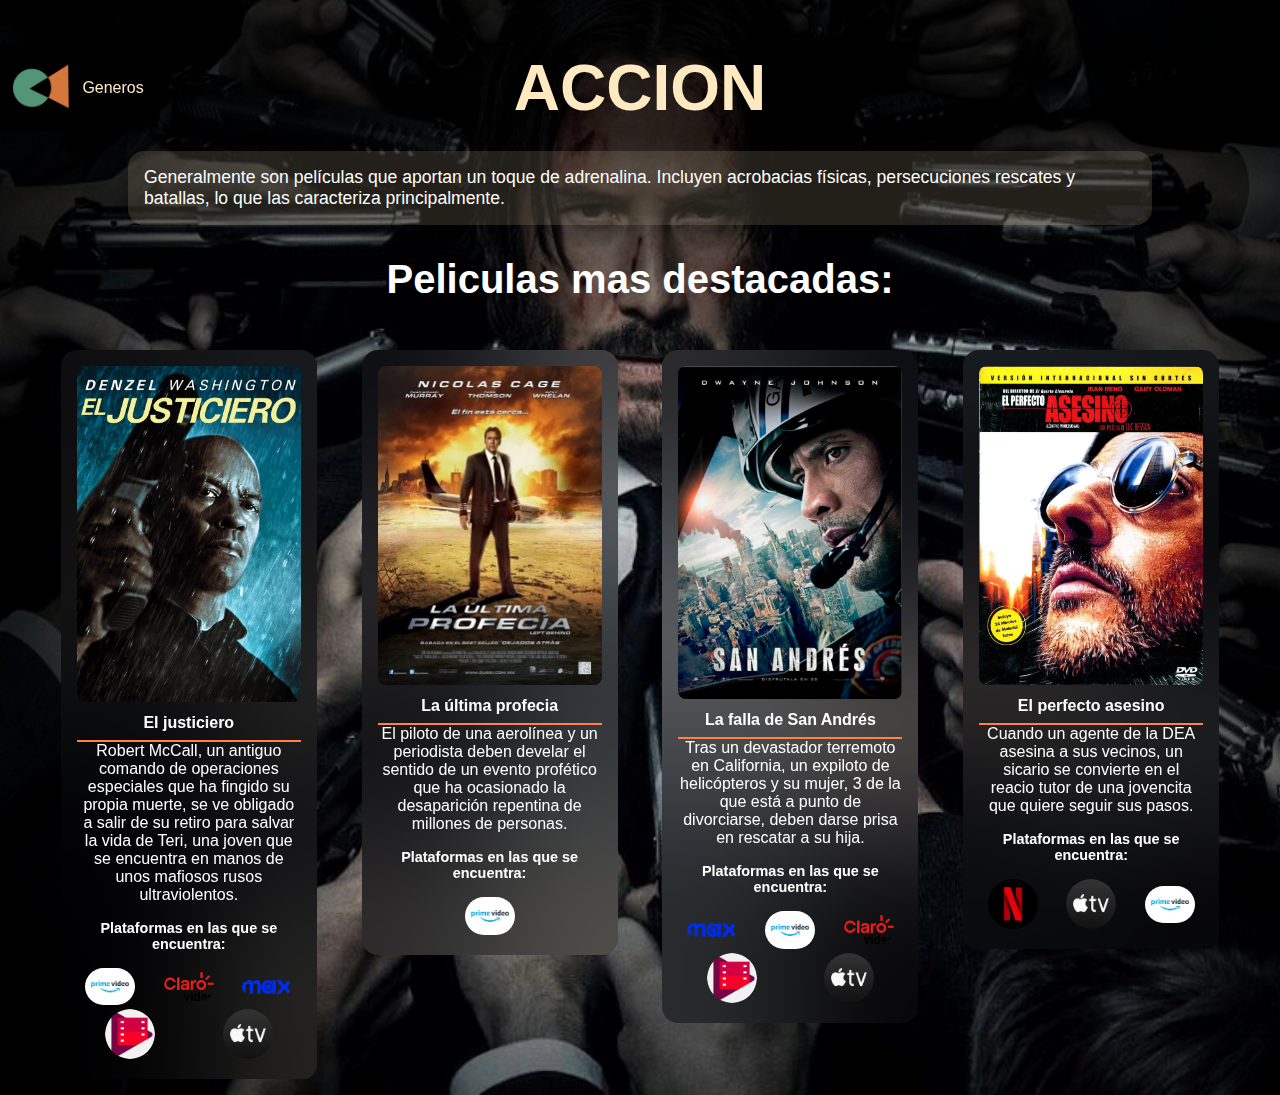
<file: HTML/Subpaginados/acción.html>
<!DOCTYPE html>
<html lang="en">

<head>
    <meta charset="UTF-8">
    <meta name="viewport" content="width=device-width, initial-scale=1.0">
    <title>Acción</title>
    <link rel="stylesheet" href="../../CSS/style.css">
    <link rel="stylesheet" href="../../CSS/tablet.css" media="screen and (min-width: 600px)">
    <link rel="stylesheet" href="../../CSS/desktop.css" media="screen and (min-width: 900px)">
    <link rel="icon" href="../../MULTIMEDIA/IMAGENES/LOGO/Icono.PNG" type="image/x-icon">
</head>

<body class="accion">
    <header>
        <div class="logo-inicio">
            <a href="../../index.html"><img src="../../MULTIMEDIA/IMAGENES/LOGO/Icono.PNG" alt="Inicio"
                    class="logo"></a>
            <a class="item-nav-generos" href="../../HTML/generos.html" target="_self">Generos</a>
        </div>
        <h1>ACCION</h1>
    </header>
    <main>
        <div class="descripcion-genero">
            <p>
                Generalmente son películas que aportan un toque de adrenalina.
                Incluyen acrobacias físicas, persecuciones rescates y batallas,
                lo que las caracteriza principalmente.</p>
        </div>
        <h3 class="subtitle-list-films">Peliculas mas destacadas:</h3>
        <div>
            <div class="list-films">
                <div class="film-box">
                    <picture>
                        <img src="../../MULTIMEDIA/IMAGENES/Acción/el justiciero.jpg" alt="el justiciero">
                    </picture>
                    <div class="film-description">
                        <h4 class="film-title">El justiciero</h4>
                        <p class="film-sinopsis">Robert McCall, un antiguo comando de operaciones especiales que
                            ha fingido su propia muerte, se ve obligado a salir de su retiro para salvar la vida de
                            Teri,
                            una joven que se encuentra en manos de unos mafiosos rusos ultraviolentos.</p>
                        <h5 class="platforms">Plataformas en las que se encuentra:</h5>
                        <div class="film-platforms">
                            <div class="platform">
                                <img src="../../MULTIMEDIA/IMAGENES/Plataformas/amazon-prime-video2520.jpg"
                                    alt="Amazon Prime">
                            </div>
                            <div class="platform">
                                <img src="../../MULTIMEDIA/IMAGENES/Plataformas/LogoClaroVid.png" alt="Claro video">
                            </div>
                            <div class="platform">
                                <img src="../../MULTIMEDIA/IMAGENES/Plataformas/Max_logo.svg" alt="max">
                            </div>
                            <div class="platform">
                                <img src="../../MULTIMEDIA/IMAGENES/Plataformas/GooglePlayPeliculasIcon.png"
                                    alt="Google Play Peliculas">
                            </div>
                            <div class="platform">
                                <img src="../../MULTIMEDIA/IMAGENES/Plataformas/AppleTV.webp" alt="AppleTV">
                            </div>
                        </div>
                    </div>
                </div>
                <div class="film-box">
                    <picture>
                        <img src="../../MULTIMEDIA/IMAGENES/Acción/ultima profecia.webp" alt="la ultima profecia">
                    </picture>
                    <div class="film-description">
                        <h4 class="film-title">La última profecia</h4>
                        <p class="film-sinopsis">El piloto de una aerolínea y un periodista deben develar el sentido de
                            un evento profético que ha ocasionado la desaparición repentina de millones de personas.
                        </p>
                        <h5 class="platforms">Plataformas en las que se encuentra:</h5>
                        <div class="film-platforms">
                            <div class="platform">
                                <img src="../../MULTIMEDIA/IMAGENES/Plataformas/amazon-prime-video2520.jpg"
                                    alt="Amazon prime">
                            </div>
                        </div>
                    </div>
                </div>
                <div class="film-box">
                    <picture>
                        <img src="../../MULTIMEDIA/IMAGENES/Acción/falla de san andres.jpg" alt="falla de san andres">
                    </picture>
                    <div class="film-description">
                        <h4 class="film-title">La falla de San Andrés</h4>
                        <p class="film-sinopsis">Tras un devastador terremoto en California, un expiloto de helicópteros
                            y su mujer,
                            3 de la que está a punto de divorciarse, deben darse prisa en rescatar a su hija.</p>
                        <h5 class="platforms">Plataformas en las que se encuentra:</h5>
                        <div class="film-platforms">
                            <div class="platform">
                                <img src="../../MULTIMEDIA/IMAGENES/Plataformas/Max_logo.svg" alt="max">
                            </div>
                            <div class="platform">
                                <img src="../../MULTIMEDIA/IMAGENES/Plataformas/amazon-prime-video2520.jpg"
                                    alt="Amazon Prime">
                            </div>
                            <div class="platform">
                                <img src="../../MULTIMEDIA/IMAGENES/Plataformas/LogoClaroVid.png" alt="Claro video">
                            </div>
                            <div class="platform">
                                <img src="../../MULTIMEDIA/IMAGENES/Plataformas/GooglePlayPeliculasIcon.png"
                                    alt="Google Play Peliculas">
                            </div>
                            <div class="platform">
                                <img src="../../MULTIMEDIA/IMAGENES/Plataformas/AppleTV.webp" alt="Apple TV">
                            </div>
                        </div>
                    </div>
                </div>
                <div class="film-box">
                    <picture>
                        <img src="../../MULTIMEDIA/IMAGENES/Acción/el perfecto asesino.webp" alt="el perfecto asesino">
                    </picture>
                    <div class="film-description">
                        <h4 class="film-title">El perfecto asesino</h4>
                        <p class="film-sinopsis">Cuando un agente de la DEA asesina a sus vecinos, un sicario se
                            convierte en el reacio tutor de una jovencita que quiere seguir sus pasos.
                        </p>
                        <h5 class="platforms">Plataformas en las que se encuentra:</h5>
                        <div class="film-platforms">
                            <div class="platform">
                                <img src="../../MULTIMEDIA/IMAGENES/Plataformas/netflix-icon-icon-2048x2048-yj41gpvr.png"
                                    alt="Netflix">
                            </div>
                            <div class="platform">
                                <img src="../../MULTIMEDIA/IMAGENES/Plataformas/AppleTV.webp" alt="Apple TV">
                            </div>
                            <div class="platform">
                                <img src="../../MULTIMEDIA/IMAGENES/Plataformas/amazon-prime-video2520.jpg"
                                    alt="Amazon Prime">
                            </div>
                        </div>
                    </div>
                </div>
            </div>
        </div>
    </main>
</body>

</html>
</file>
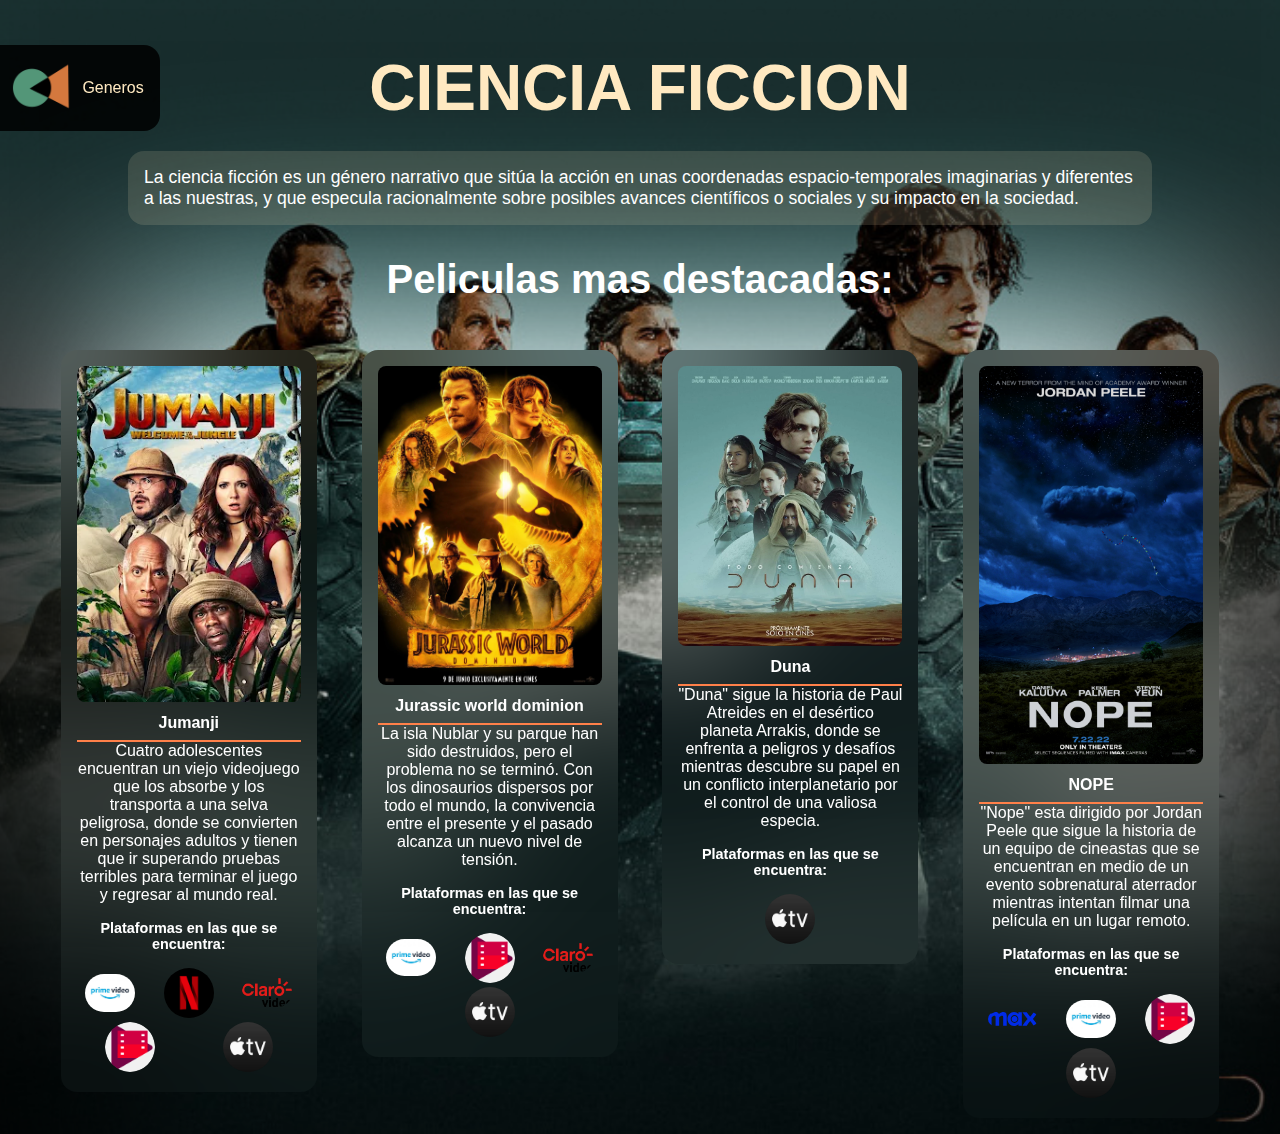
<file: HTML/Subpaginados/cienciaficcion.html>
<!DOCTYPE html>
<html lang="en">

<head>
    <meta charset="UTF-8">
    <meta name="viewport" content="width=device-width, initial-scale=1.0">
    <title>Ciencia ficcion</title>
    <link rel="stylesheet" href="../../CSS/style.css">
    <link rel="stylesheet" href="../../CSS/tablet.css" media="screen and (min-width: 600px)">
    <link rel="stylesheet" href="../../CSS/desktop.css" media="screen and (min-width: 900px)">
    <link rel="icon" href="../../MULTIMEDIA/IMAGENES/LOGO/Icono.PNG" type="image/x-icon">
</head>

<body class="cienciaficcion">
    <header>
        <div class="logo-inicio">
            <a href="../../index.html"><img src="../../MULTIMEDIA/IMAGENES/LOGO/Icono.PNG" alt="Inicio"
                    class="logo"></a>
            <a class="item-nav-generos" href="../../HTML/generos.html" target="_self">Generos</a>
        </div>
        <h1>CIENCIA FICCION</h1>
    </header>
    <main>
        <div class="descripcion-genero">
            <p>
                La ciencia ficción es un género narrativo que sitúa la acción en unas coordenadas
                espacio-temporales imaginarias y diferentes a las nuestras,
                y que especula racionalmente sobre posibles avances científicos
                o sociales y su impacto en la sociedad.</p>
        </div>
        <h3 class="subtitle-list-films">Peliculas mas destacadas:</h3>
        <div>
            <div class="list-films">
                <div class="film-box">
                    <picture>
                        <img src="../../MULTIMEDIA/IMAGENES/ciencia ficcion/jumanji.webp" alt="">
                    </picture>
                    <div class="film-description">
                        <h4 class="film-title">Jumanji </h4>
                        <p class="film-sinopsis"> Cuatro adolescentes encuentran un viejo videojuego
                            que los absorbe y los transporta a una selva peligrosa, donde se convierten en personajes
                            adultos y tienen que ir superando pruebas terribles para terminar el juego y regresar al
                            mundo real.</p>
                        <h5 class="platforms">Plataformas en las que se encuentra:</h5>
                        <div class="film-platforms">
                            <div class="platform">
                                <img src="../../MULTIMEDIA/IMAGENES/Plataformas/amazon-prime-video2520.jpg"
                                    alt="Amazon Prime">
                            </div>
                            <div class="platform">
                                <img src="../../MULTIMEDIA/IMAGENES/Plataformas/netflix-icon-icon-2048x2048-yj41gpvr.png"
                                    alt="Netflix">
                            </div>
                            <div class="platform">
                                <img src="../../MULTIMEDIA/IMAGENES/Plataformas/LogoClaroVid.png" alt="Claro video">
                            </div>
                            <div class="platform">
                                <img src="../../MULTIMEDIA/IMAGENES/Plataformas/GooglePlayPeliculasIcon.png"
                                    alt="Google Play Peliculas">
                            </div>
                            <div class="platform">
                                <img src="../../MULTIMEDIA/IMAGENES/Plataformas/AppleTV.webp" alt="Apple TV">
                            </div>
                        </div>
                    </div>
                </div>
                <div class="film-box">
                    <picture>
                        <img src="../../MULTIMEDIA/IMAGENES/ciencia ficcion/jurassic world.webp" alt="">
                    </picture>
                    <div class="film-description">
                        <h4 class="film-title">Jurassic world dominion</h4>
                        <p class="film-sinopsis">La isla Nublar y su parque han sido destruidos,
                            pero el problema no se terminó. Con los dinosaurios dispersos
                            por todo el mundo, la convivencia entre el presente y el pasado alcanza un nuevo nivel de
                            tensión. </p>
                        <h5 class="platforms">Plataformas en las que se encuentra:</h5>
                        <div class="film-platforms">
                            <div class="platform">
                                <img src="../../MULTIMEDIA/IMAGENES/Plataformas/amazon-prime-video2520.jpg"
                                    alt="Amazon Prime">
                            </div>
                            <div class="platform">
                                <img src="../../MULTIMEDIA/IMAGENES/Plataformas/GooglePlayPeliculasIcon.png"
                                    alt="Google Play Peliculas">
                            </div>
                            <div class="platform">
                                <img src="../../MULTIMEDIA/IMAGENES/Plataformas/LogoClaroVid.png" alt="Claro video">
                            </div>
                            <div class="platform">
                                <img src="../../MULTIMEDIA/IMAGENES/Plataformas/AppleTV.webp" alt="Apple TV">
                            </div>

                        </div>
                    </div>
                </div>
                <div class="film-box">
                    <picture>
                        <img src="../../MULTIMEDIA/IMAGENES/ciencia ficcion/Duna.webp" alt="Duna">
                    </picture>
                    <div class="film-description">
                        <h4 class="film-title">Duna</h4>
                        <p class="film-sinopsis">"Duna" sigue la historia de Paul Atreides en el desértico planeta
                            Arrakis,
                            donde se enfrenta a peligros y desafíos mientras descubre su papel en un conflicto
                            interplanetario por el control de una valiosa especia.</p>
                        <h5 class="platforms">Plataformas en las que se encuentra:</h5>
                        <div class="film-platforms">
                            <div class="platform">
                                <img src="../../MULTIMEDIA/IMAGENES/Plataformas/AppleTV.webp" alt="Apple TV">
                            </div>
                        </div>
                    </div>
                </div>
                <div class="film-box">
                    <picture>
                        <img src="../../MULTIMEDIA/IMAGENES/ciencia ficcion/NOPE.jpg" alt="NOPE">
                    </picture>
                    <div class="film-description">
                        <h4 class="film-title">NOPE</h4>
                        <p class="film-sinopsis">"Nope" esta dirigido por Jordan Peele que
                            sigue la historia de un equipo de cineastas que se encuentran en medio de un evento
                            sobrenatural
                            aterrador mientras intentan filmar una película en un lugar remoto.
                        </p>
                        <h5 class="platforms">Plataformas en las que se encuentra:</h5>
                        <div class="film-platforms">
                            <div class="platform">
                                <img src="../../MULTIMEDIA/IMAGENES/Plataformas/Max_logo.svg" alt="max">
                            </div>
                            <div class="platform">
                                <img src="../../MULTIMEDIA/IMAGENES/Plataformas/amazon-prime-video2520.jpg"
                                    alt="Amazon Prime">
                            </div>
                            <div class="platform">
                                <img src="../../MULTIMEDIA/IMAGENES/Plataformas/GooglePlayPeliculasIcon.png"
                                    alt="Google Play Peliculas">
                            </div>
                            <div class="platform">
                                <img src="../../MULTIMEDIA/IMAGENES/Plataformas/AppleTV.webp" alt="Apple TV">
                            </div>
                        </div>
                    </div>
                </div>
            </div>
        </div>
    </main>
</body>

</html>
</file>
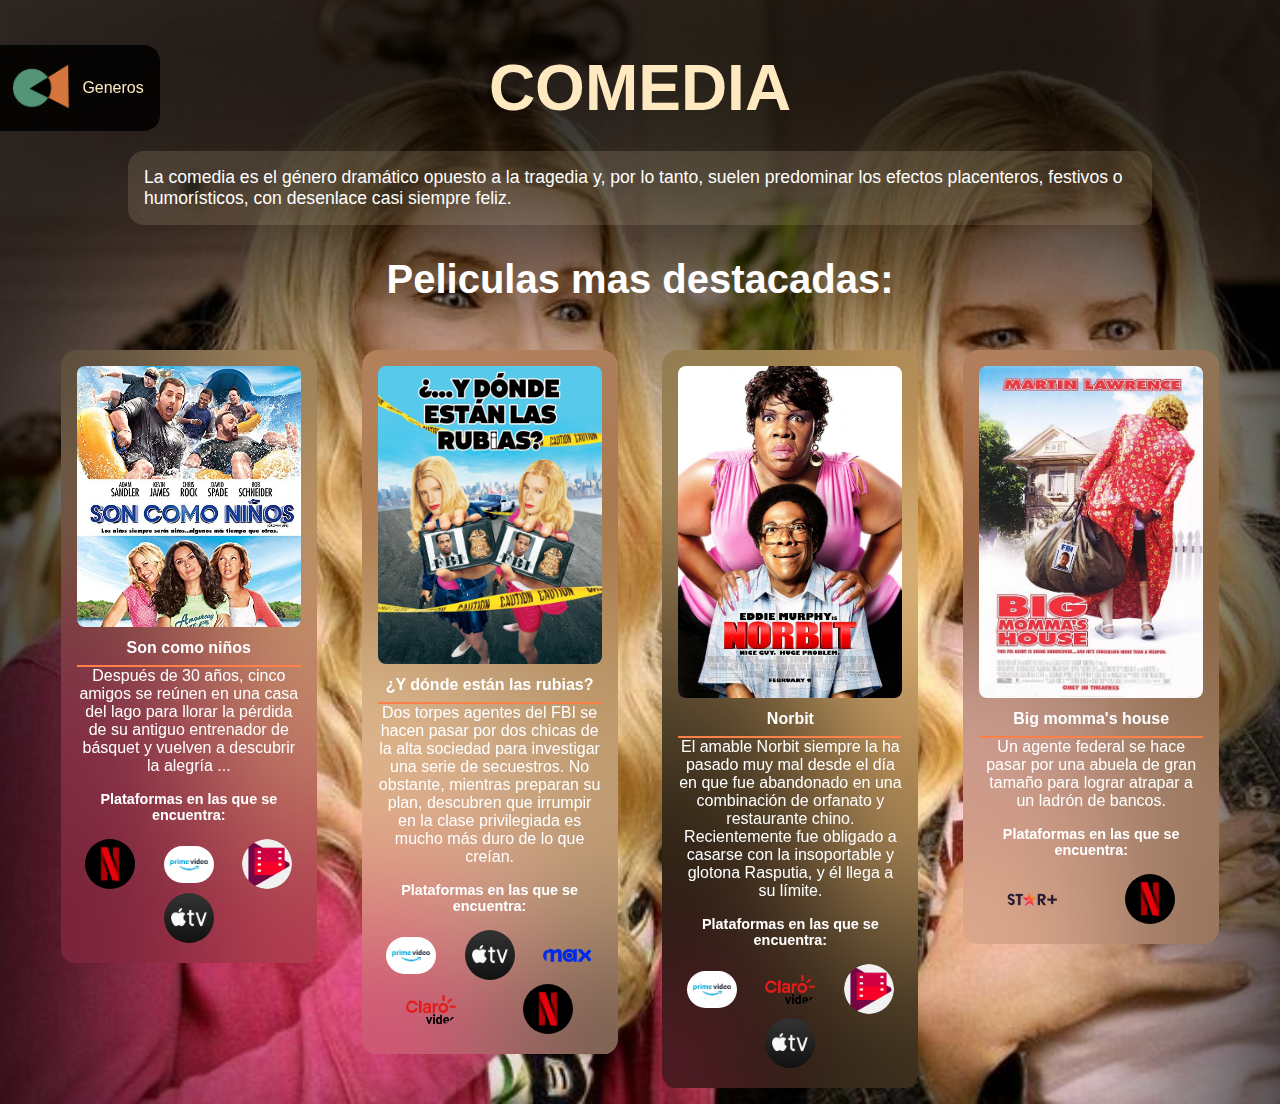
<file: HTML/Subpaginados/comedia.html>
<!DOCTYPE html>
<html lang="en">

<head>
    <meta charset="UTF-8">
    <meta name="viewport" content="width=device-width, initial-scale=1.0">
    <title>Comedia</title>
    <link rel="stylesheet" href="../../CSS/style.css">
    <link rel="stylesheet" href="../../CSS/tablet.css" media="screen and (min-width: 600px)">
    <link rel="stylesheet" href="../../CSS/desktop.css" media="screen and (min-width: 900px)">
    <link rel="icon" href="../../MULTIMEDIA/IMAGENES/LOGO/Icono.PNG" type="image/x-icon">
</head>

<body class="comedia">
    <header>
        <div class="logo-inicio">
            <a href="../../index.html"><img src="../../MULTIMEDIA/IMAGENES/LOGO/Icono.PNG" alt="Inicio"
                    class="logo"></a>
            <a class="item-nav-generos" href="../../HTML/generos.html" target="_self">Generos</a>
        </div>
        <h1>COMEDIA</h1>
    </header>
    <main>
        <div class="descripcion-genero">
            <p>
                La comedia es el género dramático opuesto a la tragedia y, por lo tanto, suelen predominar
                los efectos placenteros, festivos o humorísticos, con desenlace casi siempre feliz.
            </p>
        </div>
        <h3 class="subtitle-list-films">Peliculas mas destacadas:</h3>
        <div>
            <div class="list-films">
                <div class="film-box">
                    <picture>
                        <img src="../../MULTIMEDIA/IMAGENES/Comedia/Son como niños.jpg" alt="Son como niños">
                    </picture>
                    <div class="film-description">
                        <h4 class="film-title">Son como niños</h4>
                        <p class="film-sinopsis"> Después de 30 años, cinco amigos se reúnen en una casa
                            del lago para llorar la pérdida de su antiguo entrenador
                            de básquet y vuelven a descubrir la alegría ...</p>
                        <h5 class="platforms">Plataformas en las que se encuentra:</h5>
                        <div class="film-platforms">
                            <div class="platform">
                                <img src="../../MULTIMEDIA/IMAGENES/Plataformas/netflix-icon-icon-2048x2048-yj41gpvr.png"
                                    alt="Netflix">
                            </div>
                            <div class="platform">
                                <img src="../../MULTIMEDIA/IMAGENES/Plataformas/amazon-prime-video2520.jpg"
                                    alt="Amazon Prime">
                            </div>
                            <div class="platform">
                                <img src="../../MULTIMEDIA/IMAGENES/Plataformas/GooglePlayPeliculasIcon.png"
                                    alt="Google Play Peliculas">
                            </div>
                            <div class="platform">
                                <img src="../../MULTIMEDIA/IMAGENES/Plataformas/AppleTV.webp" alt="Apple TV">
                            </div>
                        </div>
                    </div>
                </div>
                <div class="film-box">
                    <picture>
                        <img src="../../MULTIMEDIA/IMAGENES/Comedia/donde estan las rubias.jpg"
                            alt="donde estan las rubias">
                    </picture>
                    <div class="film-description">
                        <h4 class="film-title">¿Y dónde están las rubias?</h4>
                        <p class="film-sinopsis">Dos torpes agentes del FBI se hacen pasar por dos chicas de la alta
                            sociedad para investigar una serie de secuestros. No obstante, mientras preparan su plan,
                            descubren que irrumpir en la clase privilegiada es mucho más duro de lo que creían. </p>
                        <h5 class="platforms">Plataformas en las que se encuentra:</h5>
                        <div class="film-platforms">
                            <div class="platform">
                                <img src="../../MULTIMEDIA/IMAGENES/Plataformas/amazon-prime-video2520.jpg"
                                    alt="Amazon Prime">
                            </div>
                            <div class="platform">
                                <img src="../../MULTIMEDIA/IMAGENES/Plataformas/AppleTV.webp" alt="Apple TV">
                            </div>
                            <div class="platform">
                                <img src="../../MULTIMEDIA/IMAGENES/Plataformas/Max_logo.svg" alt="max">
                            </div>
                            <div class="platform">
                                <img src="../../MULTIMEDIA/IMAGENES/Plataformas/LogoClaroVid.png" alt="Claro video">
                            </div>
                            <div class="platform">
                                <img src="../../MULTIMEDIA/IMAGENES/Plataformas/netflix-icon-icon-2048x2048-yj41gpvr.png"
                                    alt="Netflix">
                            </div>
                        </div>
                    </div>
                </div>
                <div class="film-box">
                    <picture>
                        <img src="../../MULTIMEDIA/IMAGENES/Comedia/norbit.jpg" alt="Norbit">
                    </picture>
                    <div class="film-description">
                        <h4 class="film-title">Norbit</h4>
                        <p class="film-sinopsis">El amable Norbit siempre la ha pasado muy mal desde
                            el día en que fue abandonado en una combinación de orfanato y restaurante chino.
                            Recientemente fue obligado a casarse con la insoportable y glotona Rasputia,
                            y él llega a su límite.</p>
                        <h5 class="platforms">Plataformas en las que se encuentra:</h5>
                        <div class="film-platforms">
                            <div class="platform">
                                <img src="../../MULTIMEDIA/IMAGENES/Plataformas/amazon-prime-video2520.jpg"
                                    alt="Amazon Prime">
                            </div>
                            <div class="platform">
                                <img src="../../MULTIMEDIA/IMAGENES/Plataformas/LogoClaroVid.png" alt="Claro video">
                            </div>
                            <div class="platform">
                                <img src="../../MULTIMEDIA/IMAGENES/Plataformas/GooglePlayPeliculasIcon.png"
                                    alt="Google Play Peliculas">
                            </div>
                            <div class="platform">
                                <img src="../../MULTIMEDIA/IMAGENES/Plataformas/AppleTV.webp" alt="Apple TV">
                            </div>
                        </div>
                    </div>
                </div>
                <div class="film-box">
                    <picture>
                        <img src="../../MULTIMEDIA/IMAGENES/Comedia/Big momma's house.jpg" alt="Big momma's house">
                    </picture>
                    <div class="film-description">
                        <h4 class="film-title">Big momma's house</h4>
                        <p class="film-sinopsis">Un agente federal se hace pasar por una abuela de gran
                            tamaño para lograr atrapar a un ladrón de bancos.
                        </p>
                        <h5 class="platforms">Plataformas en las que se encuentra:</h5>
                        <div class="film-platforms">
                            <div class="platform">
                                <img src="../../MULTIMEDIA/IMAGENES/Plataformas/Star+_logo.svg.webp" alt="Start+">
                            </div>
                            <div class="platform">
                                <img src="../../MULTIMEDIA/IMAGENES/Plataformas/netflix-icon-icon-2048x2048-yj41gpvr.png"
                                    alt="Netflix">
                            </div>
                        </div>
                    </div>
                </div>
            </div>
        </div>
    </main>
</body>

</html>
</file>
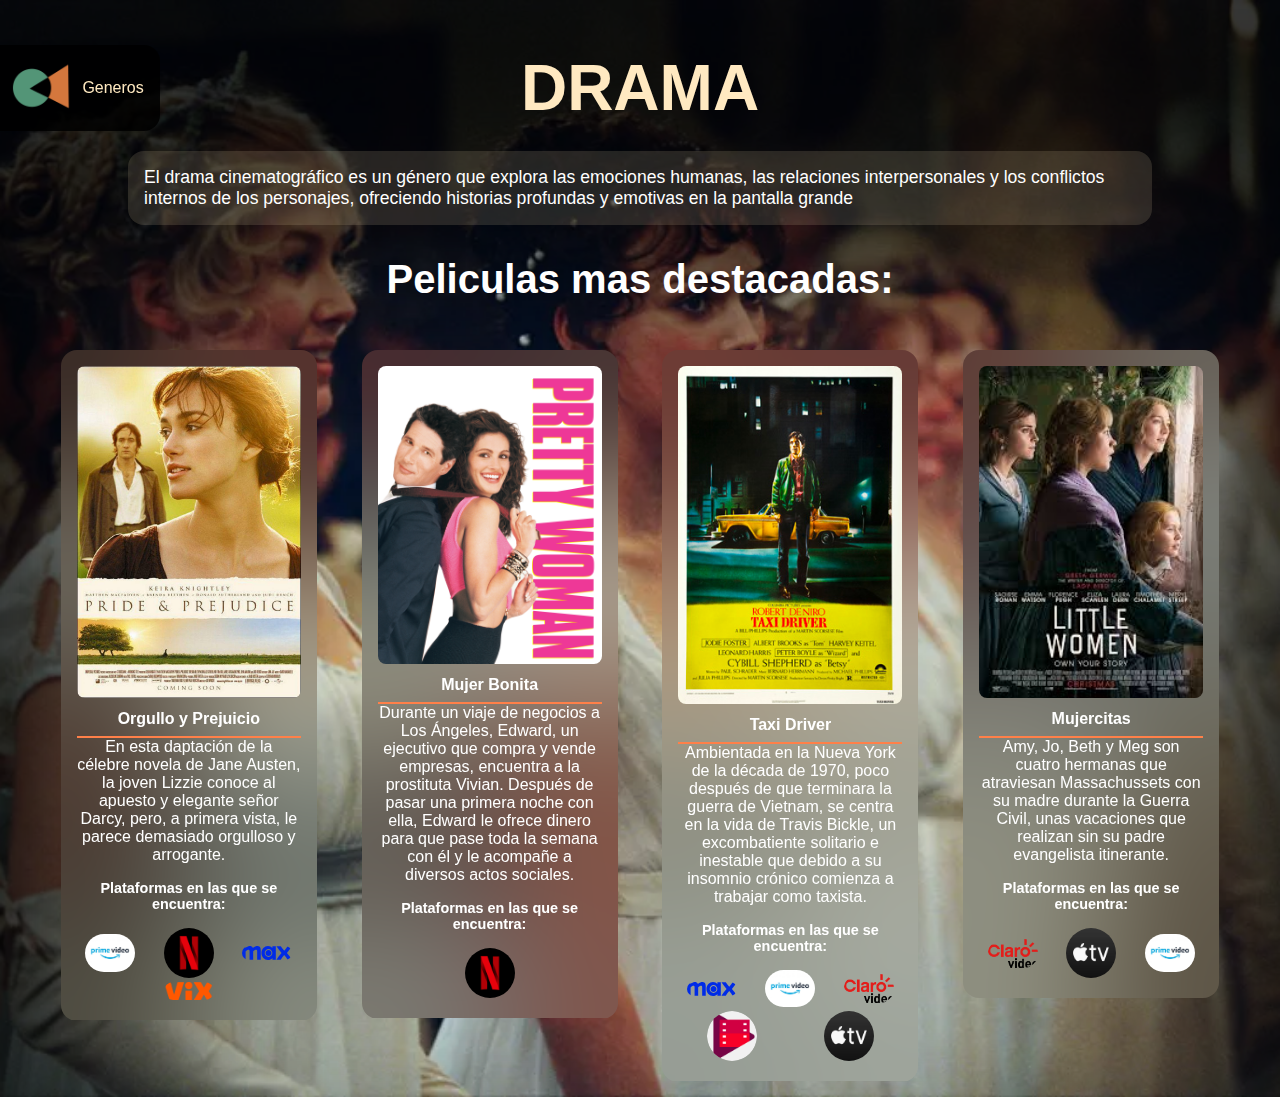
<file: HTML/Subpaginados/drama.html>
<!DOCTYPE html>
<html lang="en">

<head>
    <meta charset="UTF-8">
    <meta name="viewport" content="width=device-width, initial-scale=1.0">
    <title>Drama</title>
    <link rel="stylesheet" href="../../CSS/style.css">
    <link rel="stylesheet" href="../../CSS/tablet.css" media="screen and (min-width: 600px)">
    <link rel="stylesheet" href="../../CSS/desktop.css" media="screen and (min-width: 900px)">
    <link rel="icon" href="../../MULTIMEDIA/IMAGENES/LOGO/Icono.PNG" type="image/x-icon">
</head>

<body class="drama">
    <header>
        <div class="logo-inicio">
            <a href="../../index.html"><img src="../../MULTIMEDIA/IMAGENES/LOGO/Icono.PNG" alt="Inicio"
                    class="logo"></a>
            <a class="item-nav-generos" href="../../HTML/generos.html" target="_self">Generos</a>
        </div>
        <h1>DRAMA</h1>
    </header>
    <main>
        <div class="descripcion-genero">
            <p>
                El drama cinematográfico es un género que explora las emociones humanas, las relaciones interpersonales
                y los conflictos internos de los personajes, ofreciendo historias profundas y emotivas en la pantalla
                grande</p>
        </div>
        <h3 class="subtitle-list-films">Peliculas mas destacadas:</h3>
        <div>
            <div class="list-films">
                <div class="film-box">
                    <picture>
                        <img src="../../MULTIMEDIA/IMAGENES/Drama/Orgullo_y_prejuicio-629327318-large.jpg"
                            alt="Orgullo y prejuicio">
                    </picture>
                    <div class="film-description">
                        <h4 class="film-title">Orgullo y Prejuicio</h4>
                        <p class="film-sinopsis"> En esta daptación de la célebre novela de Jane Austen, la joven Lizzie
                            conoce al apuesto y elegante señor Darcy, pero, a primera vista, le parece demasiado
                            orgulloso y arrogante.</p>
                        <h5 class="platforms">Plataformas en las que se encuentra:</h5>
                        <div class="film-platforms">
                            <div class="platform">
                                <img src="../../MULTIMEDIA/IMAGENES/Plataformas/amazon-prime-video2520.jpg"
                                    alt="Amazon Prime">
                            </div>
                            <div class="platform">
                                <img src="../../MULTIMEDIA/IMAGENES/Plataformas/netflix-icon-icon-2048x2048-yj41gpvr.png"
                                    alt="Netflix">
                            </div>
                            <div class="platform">
                                <img src="../../MULTIMEDIA/IMAGENES/Plataformas/Max_logo.svg" alt="max">
                            </div>
                            <div class="platform">
                                <img src="../../MULTIMEDIA/IMAGENES/Plataformas/ViX_Logo.png" alt="Vix">
                            </div>
                        </div>
                    </div>
                </div>
                <div class="film-box">
                    <picture>
                        <img src="../../MULTIMEDIA/IMAGENES/Drama/PrettyWoman.png" alt="">
                    </picture>
                    <div class="film-description">
                        <h4 class="film-title">Mujer Bonita</h4>
                        <p class="film-sinopsis">Durante un viaje de negocios a Los Ángeles, Edward, un
                            ejecutivo que compra y vende empresas, encuentra a la prostituta Vivian. Después
                            de pasar una primera noche con ella, Edward le ofrece dinero para que pase toda
                            la semana con él y le acompañe a diversos actos sociales. </p>
                        <h5 class="platforms">Plataformas en las que se encuentra:</h5>
                        <div class="film-platforms">
                            <div class="platform">
                                <img src="../../MULTIMEDIA/IMAGENES/Plataformas/netflix-icon-icon-2048x2048-yj41gpvr.png"
                                    alt="Netflix">
                            </div>
                        </div>
                    </div>
                </div>
                <div class="film-box">
                    <picture>
                        <img src="../../MULTIMEDIA/IMAGENES/Drama/Taxi_Driver_(1976_film_poster).jpg" alt="Taxi Driver">
                    </picture>
                    <div class="film-description">
                        <h4 class="film-title">Taxi Driver</h4>
                        <p class="film-sinopsis">Ambientada en la Nueva York de la década de 1970, poco después de que
                            terminara la guerra
                            de Vietnam, se centra en la vida de Travis Bickle, un excombatiente solitario e inestable
                            que debido a su
                            insomnio crónico comienza a trabajar como taxista.</p>
                        <h5 class="platforms">Plataformas en las que se encuentra:</h5>
                        <div class="film-platforms">
                            <div class="platform">
                                <img src="../../MULTIMEDIA/IMAGENES/Plataformas/Max_logo.svg" alt="max">
                            </div>
                            <div class="platform">
                                <img src="../../MULTIMEDIA/IMAGENES/Plataformas/amazon-prime-video2520.jpg"
                                    alt="Amazon Prime">
                            </div>
                            <div class="platform">
                                <img src="../../MULTIMEDIA/IMAGENES/Plataformas/LogoClaroVid.png" alt="Claro video">
                            </div>
                            <div class="platform">
                                <img src="../../MULTIMEDIA/IMAGENES/Plataformas/GooglePlayPeliculasIcon.png"
                                    alt="Google Play Peliculas">
                            </div>
                            <div class="platform">
                                <img src="../../MULTIMEDIA/IMAGENES/Plataformas/AppleTV.webp" alt="Apple TV">
                            </div>
                        </div>
                    </div>
                </div>
                <div class="film-box">
                    <picture>
                        <img src="../../MULTIMEDIA/IMAGENES/Drama/LittleWomenjpg.jpg" alt="Mujercitas">
                    </picture>
                    <div class="film-description">
                        <h4 class="film-title">Mujercitas</h4>
                        <p class="film-sinopsis">Amy, Jo, Beth y Meg son cuatro hermanas que atraviesan Massachussets
                            con su madre
                            durante la Guerra Civil, unas vacaciones que realizan sin su padre evangelista itinerante.
                        </p>
                        <h5 class="platforms">Plataformas en las que se encuentra:</h5>
                        <div class="film-platforms">
                            <div class="platform">
                                <img src="../../MULTIMEDIA/IMAGENES/Plataformas/LogoClaroVid.png" alt="Claro video">
                            </div>
                            <div class="platform">
                                <img src="../../MULTIMEDIA/IMAGENES/Plataformas/AppleTV.webp" alt="Apple TV">
                            </div>
                            <div class="platform">
                                <img src="../../MULTIMEDIA/IMAGENES/Plataformas/amazon-prime-video2520.jpg"
                                    alt="Amazon Prime">
                            </div>
                        </div>
                    </div>
                </div>
            </div>
        </div>
    </main>
</body>

</html>
</file>
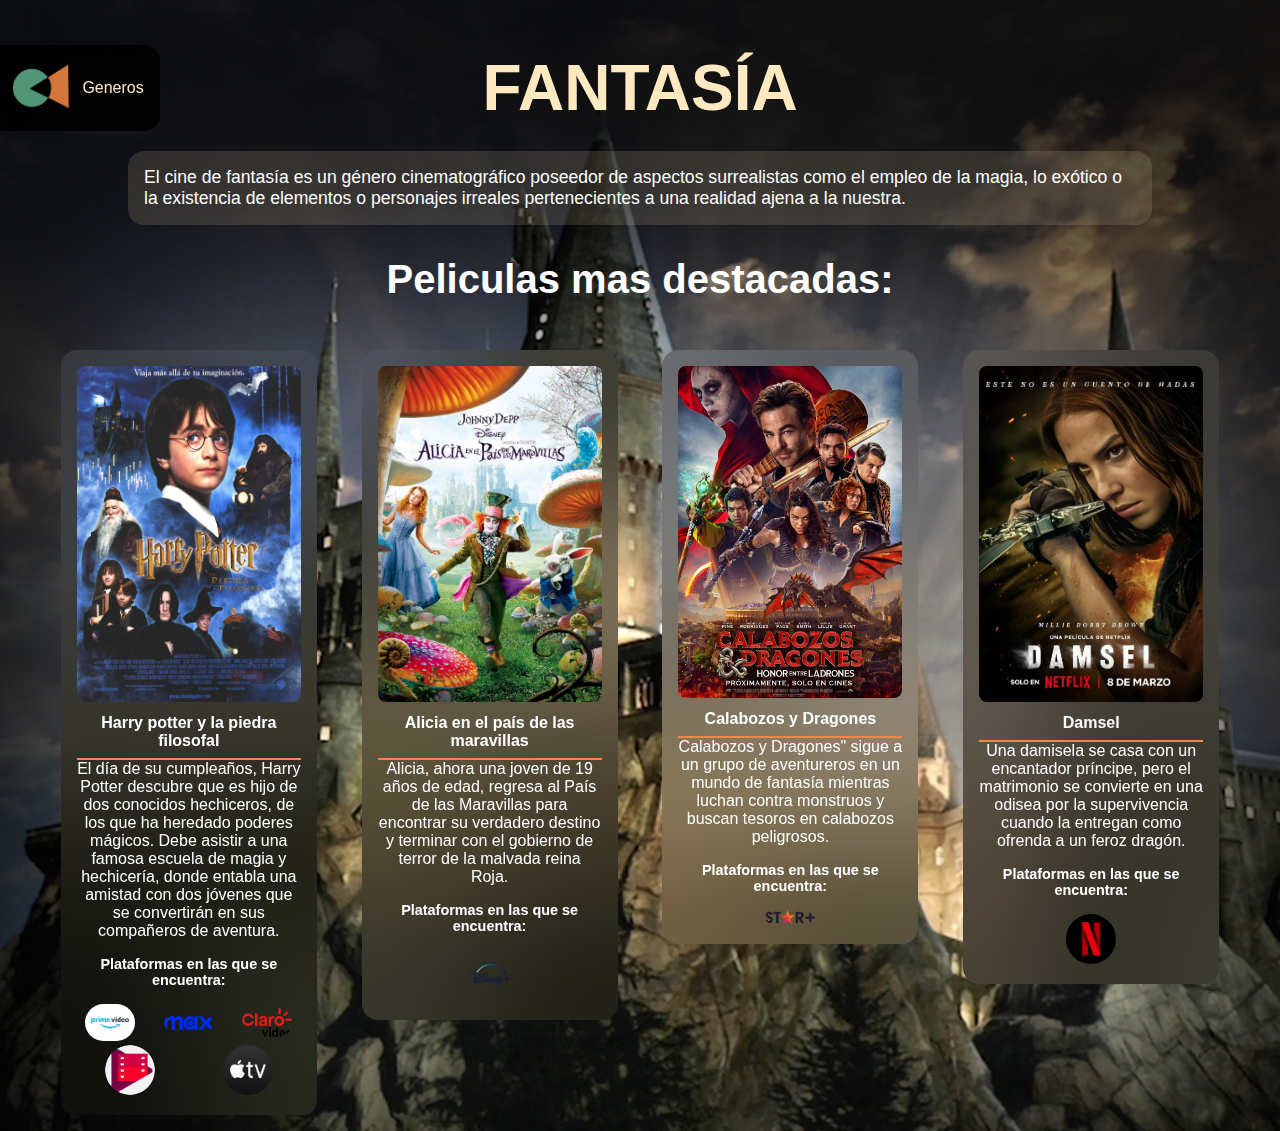
<file: HTML/Subpaginados/fantasia.html>
<!DOCTYPE html>
<html lang="en">

<head>
    <meta charset="UTF-8">
    <meta name="viewport" content="width=device-width, initial-scale=1.0">
    <title>Fantasía</title>
    <link rel="stylesheet" href="../../CSS/style.css">
    <link rel="stylesheet" href="../../CSS/tablet.css" media="screen and (min-width: 600px)">
    <link rel="stylesheet" href="../../CSS/desktop.css" media="screen and (min-width: 900px)">
    <link rel="icon" href="../../MULTIMEDIA/IMAGENES/LOGO/Icono.PNG" type="image/x-icon">
</head>

<body class="fantasia">
    <header>
        <div class="logo-inicio">
            <a href="../../index.html"><img src="../../MULTIMEDIA/IMAGENES/LOGO/Icono.PNG" alt="Inicio"
                    class="logo"></a>
            <a class="item-nav-generos" href="../../HTML/generos.html" target="_self">Generos</a>
        </div>
        <h1>FANTASÍA</h1>
    </header>
    <main>
        <div class="descripcion-genero">
            <p>
                El cine de fantasía es un género cinematográfico poseedor de aspectos surrealistas como el empleo de la magia, lo exótico o la existencia de elementos o personajes irreales pertenecientes a una realidad ajena a la nuestra.</p>
        </div>
        <h3 class="subtitle-list-films">Peliculas mas destacadas:</h3>
        <div>
            <div class="list-films">
                <div class="film-box">
                    <picture>
                        <img src="../../MULTIMEDIA/IMAGENES/Fantasia/harry potter.webp"
                            alt="Harry potter y la piedra filosofal">
                    </picture>
                    <div class="film-description">
                        <h4 class="film-title">Harry potter y la piedra filosofal</h4>
                        <p class="film-sinopsis"> El día de su cumpleaños, Harry Potter descubre que es hijo de dos conocidos hechiceros, de los que ha heredado poderes mágicos. Debe asistir a una famosa escuela de magia y hechicería, donde entabla una amistad con dos jóvenes que se convertirán en sus compañeros de aventura.</p>
                        <h5 class="platforms">Plataformas en las que se encuentra:</h5>
                        <div class="film-platforms">
                            <div class="platform">
                                <img src="../../MULTIMEDIA/IMAGENES/Plataformas/amazon-prime-video2520.jpg"
                                    alt="Amazon Prime">
                            </div>
                            <div class="platform">
                                <img src="../../MULTIMEDIA/IMAGENES/Plataformas/Max_logo.svg" alt="max">
                            </div>
                            <div class="platform">
                                <img src="../../MULTIMEDIA/IMAGENES/Plataformas/LogoClaroVid.png" alt="Claro video">
                            </div>
                            <div class="platform">
                                <img src="../../MULTIMEDIA/IMAGENES/Plataformas/GooglePlayPeliculasIcon.png"
                                    alt="Google Play Peliculas">
                            </div>
                            <div class="platform">
                                <img src="../../MULTIMEDIA/IMAGENES/Plataformas/AppleTV.webp" alt="Apple TV">
                            </div>
                        </div>
                    </div>
                </div>
                <div class="film-box">
                    <picture>
                        <img src="../../MULTIMEDIA/IMAGENES/Fantasia/alicia en el pais de las maravillas.jpg" alt="Alici en el pais de las maravillas">
                    </picture>
                    <div class="film-description">
                        <h4 class="film-title">Alicia en el país de las maravillas</h4>
                        <p class="film-sinopsis">Alicia, ahora una joven de 19 años de edad, regresa al País de las Maravillas para encontrar su verdadero destino y terminar con el gobierno de terror de la malvada reina Roja. </p>
                        <h5 class="platforms">Plataformas en las que se encuentra:</h5>
                        <div class="film-platforms">
                            <div class="platform">
                                <img src="../../MULTIMEDIA/IMAGENES/Plataformas/disney-logo-disney-icon-transparent-free-png.webp" alt="Alicia en el pais de las maravillas">
                            </div>
                        </div>
                    </div>
                </div>
                <div class="film-box">
                    <picture>
                        <img src="../../MULTIMEDIA/IMAGENES/Fantasia/CalabozosyDragones.jpg" alt="Calabozos y Dragones">
                    </picture>
                    <div class="film-description">
                        <h4 class="film-title">Calabozos y Dragones</h4>
                        <p class="film-sinopsis">Calabozos y Dragones" sigue a un grupo de aventureros en un mundo de fantasía mientras luchan contra monstruos y buscan tesoros en calabozos peligrosos.</p>
                        <h5 class="platforms">Plataformas en las que se encuentra:</h5>
                        <div class="film-platforms">
                            <div class="platform">
                                <img src="../../MULTIMEDIA/IMAGENES/Plataformas/Star+_logo.svg.webp" alt="Star+">
                            </div>
                        </div>
                    </div>
                </div>
                <div class="film-box">
                    <picture>
                        <img src="../../MULTIMEDIA/IMAGENES/Fantasia/damsel.jpg" alt="Damsel">
                    </picture>
                    <div class="film-description">
                        <h4 class="film-title">Damsel</h4>
                        <p class="film-sinopsis">Una damisela se casa con un encantador príncipe, pero el matrimonio se convierte en una odisea por la supervivencia cuando la entregan como ofrenda a un feroz dragón.
                        </p>
                        <h5 class="platforms">Plataformas en las que se encuentra:</h5>
                        <div class="film-platforms">
                            <div class="platform">
                                <img src="../../MULTIMEDIA/IMAGENES/Plataformas/netflix-icon-icon-2048x2048-yj41gpvr.png" alt="Nerflix">
                            </div>
                            </div>
                        </div>
                    </div>
                </div>
            </div>
        </div>
    </main>
</body>

</html>
</file>
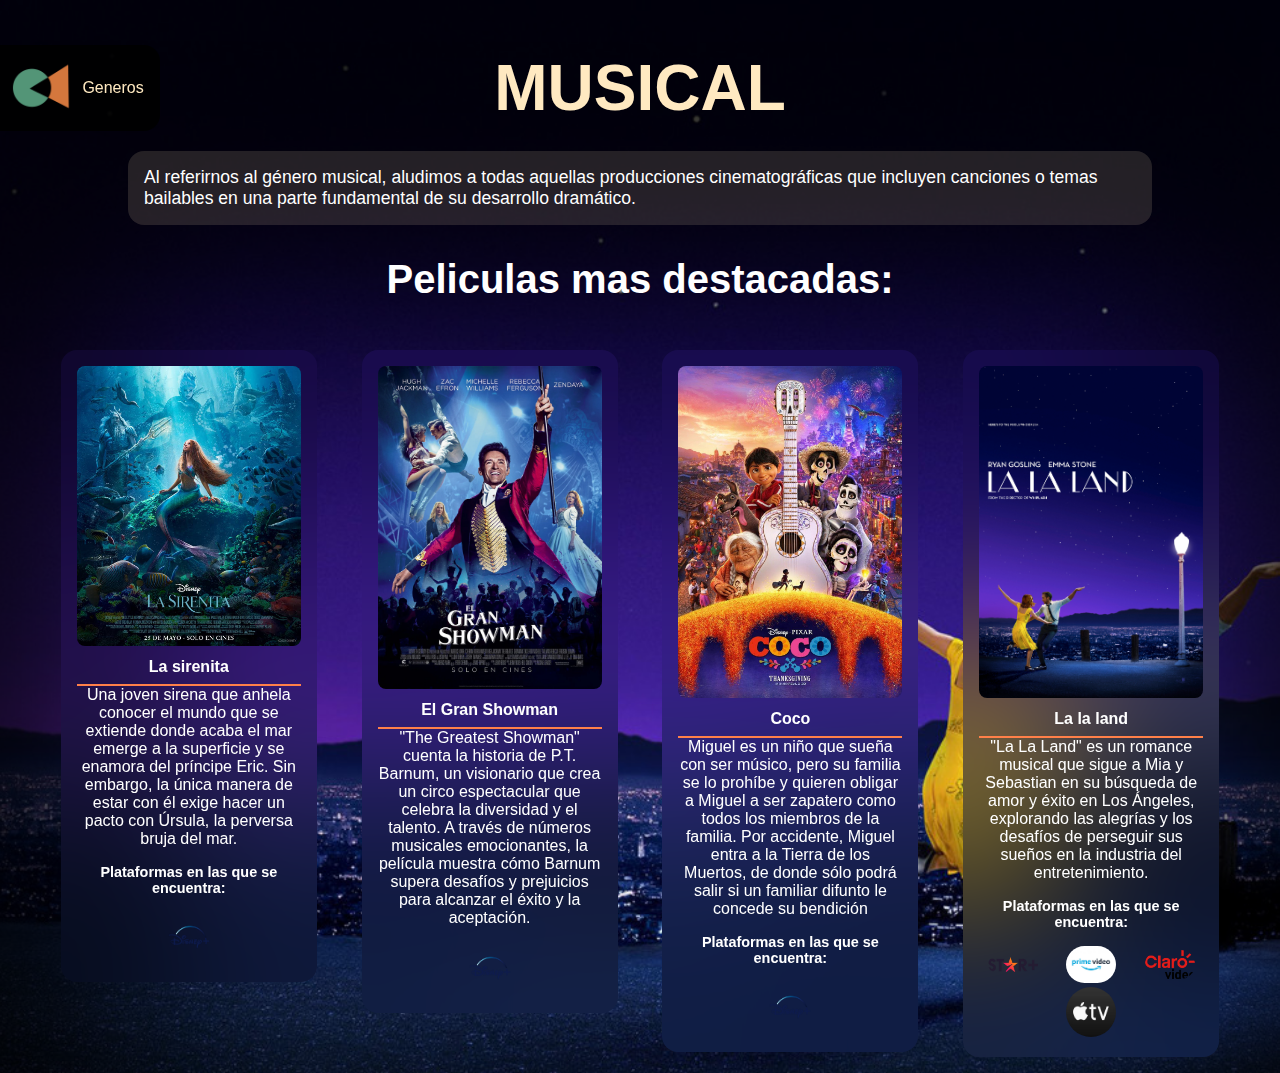
<file: HTML/Subpaginados/musical.html>
<!DOCTYPE html>
<html lang="en">

<head>
    <meta charset="UTF-8">
    <meta name="viewport" content="width=device-width, initial-scale=1.0">
    <title>Musical</title>
    <link rel="stylesheet" href="../../CSS/style.css">
    <link rel="stylesheet" href="../../CSS/tablet.css" media="screen and (min-width: 600px)">
    <link rel="stylesheet" href="../../CSS/desktop.css" media="screen and (min-width: 900px)">
    <link rel="icon" href="../../MULTIMEDIA/IMAGENES/LOGO/Icono.PNG" type="image/x-icon">
</head>

<body class="musical">
    <header>
        <div class="logo-inicio">
            <a href="../../index.html"><img src="../../MULTIMEDIA/IMAGENES/LOGO/Icono.PNG" alt="Inicio"
                    class="logo"></a>
            <a class="item-nav-generos" href="../../HTML/generos.html" target="_self">Generos</a>
        </div>
        <h1>MUSICAL</h1>
    </header>
    <main>
        <div class="descripcion-genero">
            <p>
                Al referirnos al género musical, aludimos a todas aquellas producciones cinematográficas
                que incluyen canciones o temas bailables en una parte fundamental de su desarrollo dramático.</p>
        </div>
        <h3 class="subtitle-list-films">Peliculas mas destacadas:</h3>
        <div>
            <div class="list-films">
                <div class="film-box">
                    <picture>
                        <img src="../../MULTIMEDIA/IMAGENES/musical/la sirenita.jpg" alt="">
                    </picture>
                    <div class="film-description">
                        <h4 class="film-title">La sirenita</h4>
                        <p class="film-sinopsis"> Una joven sirena que anhela conocer el mundo
                            que se extiende donde acaba el mar emerge a la superficie y se enamora del príncipe Eric.
                            Sin embargo, la única manera de estar con él exige hacer un pacto con Úrsula, la perversa
                            bruja del mar.</p>
                        <h5 class="platforms">Plataformas en las que se encuentra:</h5>
                        <div class="film-platforms">
                            <div class="platform">
                                <img src="../../MULTIMEDIA/IMAGENES/Plataformas/disney-logo-disney-icon-transparent-free-png.webp"
                                    alt="disney">
                            </div>
                        </div>
                    </div>
                </div>
                <div class="film-box">
                    <picture>
                        <img src="../../MULTIMEDIA/IMAGENES/musical/TheGreatestShowman.webp" alt="The greatest Showman">
                    </picture>
                    <div class="film-description">
                        <h4 class="film-title">El Gran Showman</h4>
                        <p class="film-sinopsis">
                            "The Greatest Showman" cuenta la historia de P.T. Barnum, un visionario que crea un circo
                            espectacular
                            que celebra la diversidad y el talento. A través de números musicales emocionantes, la
                            película muestra cómo Barnum
                            supera desafíos y prejuicios para alcanzar el éxito y la aceptación.
                        </p>
                        <div class="film-platforms">
                            <div class="platform">
                                <img src="../../MULTIMEDIA/IMAGENES/Plataformas/disney-logo-disney-icon-transparent-free-png.webp"
                                    alt="disney">
                            </div>
                        </div>
                    </div>
                </div>
                <div class="film-box">
                    <picture>
                        <img src="../../MULTIMEDIA/IMAGENES/musical/coco.jpg" alt="coco">
                    </picture>
                    <div class="film-description">
                        <h4 class="film-title">Coco</h4>
                        <p class="film-sinopsis">Miguel es un niño que sueña con ser músico,
                            pero su familia se lo prohíbe y quieren obligar a Miguel a ser zapatero
                            como todos los miembros de la familia. Por accidente, Miguel entra a la
                            Tierra de los Muertos, de donde sólo podrá salir si un familiar difunto le concede su
                            bendición</p>
                        <h5 class="platforms">Plataformas en las que se encuentra:</h5>
                        <div class="film-platforms">
                            <div class="platform">
                                <img src="../../MULTIMEDIA/IMAGENES/Plataformas/disney-logo-disney-icon-transparent-free-png.webp"
                                    alt="disney">
                            </div>
                        </div>
                    </div>
                </div>
                <div class="film-box">
                    <picture>
                        <img src="../../MULTIMEDIA/IMAGENES/musical/Lalaland.jpg" alt="La la land">
                    </picture>
                    <div class="film-description">
                        <h4 class="film-title">La la land</h4>
                        <p class="film-sinopsis">"La La Land" es un romance musical que sigue a Mia y Sebastian en su
                            búsqueda de amor y éxito en Los Ángeles, explorando las alegrías y los desafíos de perseguir
                            sus sueños en la industria del entretenimiento.
                        </p>
                        <h5 class="platforms">Plataformas en las que se encuentra:</h5>
                        <div class="film-platforms">
                            <div class="platform">
                                <img src="../../MULTIMEDIA/IMAGENES/Plataformas/Star+_logo.svg.webp" alt="Star+">
                            </div>
                            <div class="platform">
                                <img src="../../MULTIMEDIA/IMAGENES/Plataformas/amazon-prime-video2520.jpg"
                                    alt="Amazon Prime">
                            </div>
                            <div class="platform">
                                <img src="../../MULTIMEDIA/IMAGENES/Plataformas/LogoClaroVid.png" alt="Claro video">
                            </div>
                            <div class="platform">
                                <img src="../../MULTIMEDIA/IMAGENES/Plataformas/AppleTV.webp" alt="Apple TV">
                            </div>
                        </div>
                    </div>
                </div>
            </div>
        </div>
    </main>
</body>

</html>
</file>
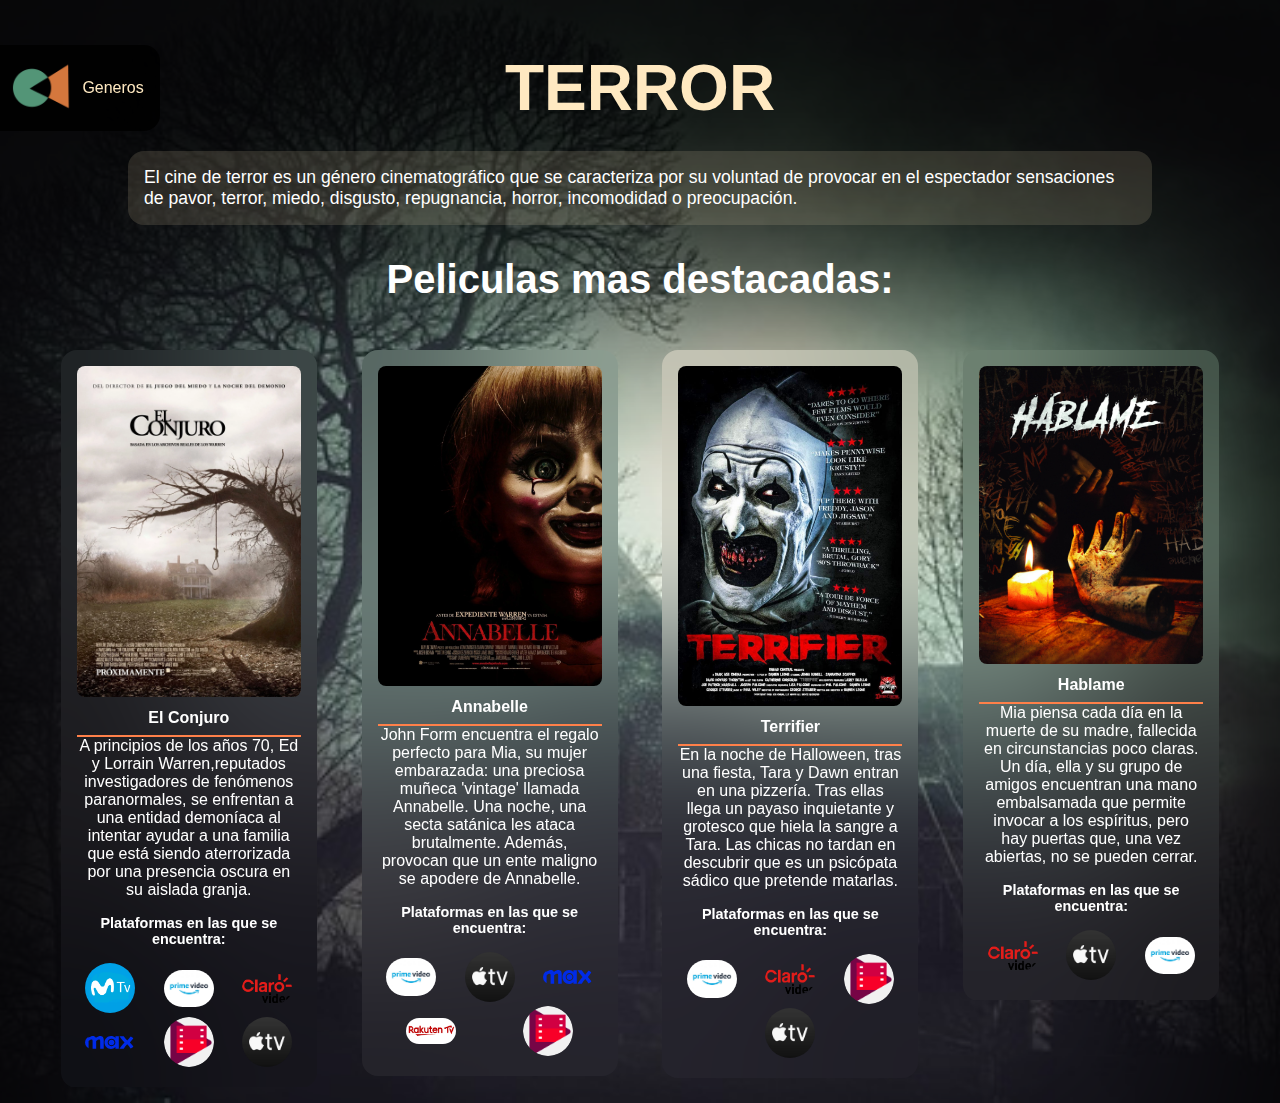
<file: HTML/Subpaginados/terror.html>
<!DOCTYPE html>
<html lang="en">

<head>
    <meta charset="UTF-8">
    <meta name="viewport" content="width=device-width, initial-scale=1.0">
    <title>Terror</title>
    <link rel="stylesheet" href="../../CSS/style.css">
    <link rel="stylesheet" href="../../CSS/tablet.css" media="screen and (min-width: 600px)">
    <link rel="stylesheet" href="../../CSS/desktop.css" media="screen and (min-width: 900px)">
    <link rel="icon" href="../../MULTIMEDIA/IMAGENES/LOGO/Icono.PNG" type="image/x-icon">
</head>

<body class="terror">
    <header>
        <div class="logo-inicio">
            <a href="../../index.html"><img src="../../MULTIMEDIA/IMAGENES/LOGO/Icono.PNG" alt="Inicio"
                    class="logo"></a>
            <a class="item-nav-generos" href="../../HTML/generos.html" target="_self">Generos</a>
        </div>
        <h1>TERROR</h1>
    </header>
    <main>
        <div class="descripcion-genero">
            <p>
                El cine de terror es un género cinematográfico que se caracteriza por su voluntad
                de provocar en el espectador sensaciones
                de pavor, terror, miedo, disgusto, repugnancia, horror, incomodidad o preocupación. </p>
        </div>
        <h3 class="subtitle-list-films">Peliculas mas destacadas:</h3>
        <div>
            <div class="list-films">
                <div class="film-box">
                    <picture>
                        <img src="../../MULTIMEDIA/IMAGENES/Terror/Elconjuro.webp" alt="El conjuro">
                    </picture>
                    <div class="film-description">
                        <h4 class="film-title">El Conjuro</h4>
                        <p class="film-sinopsis"> A principios de los años 70, Ed y Lorrain Warren,reputados
                            investigadores de
                            fenómenos paranormales, se enfrentan a una entidad
                            demoníaca al intentar ayudar a una familia que
                            está siendo aterrorizada por una presencia oscura en su aislada granja.</p>
                        <h5 class="platforms">Plataformas en las que se encuentra:</h5>
                        <div class="film-platforms">
                            <div class="platform">
                                <img src="../../MULTIMEDIA/IMAGENES/Plataformas/Movistar_TV_logo.png" alt="Movistar TV">
                            </div>
                            <div class="platform">
                                <img src="../../MULTIMEDIA/IMAGENES/Plataformas/amazon-prime-video2520.jpg"
                                    alt="Amazon Prime">
                            </div>
                            <div class="platform">
                                <img src="../../MULTIMEDIA/IMAGENES/Plataformas/LogoClaroVid.png" alt="Claro video">
                            </div>
                            <div class="platform">
                                <img src="../../MULTIMEDIA/IMAGENES/Plataformas/Max_logo.svg" alt="max">
                            </div>
                            <div class="platform">
                                <img src="../../MULTIMEDIA/IMAGENES/Plataformas/GooglePlayPeliculasIcon.png"
                                    alt="Google Play Peliculas">
                            </div>
                            <div class="platform">
                                <img src="../../MULTIMEDIA/IMAGENES/Plataformas/AppleTV.webp" alt="Apple TV">
                            </div>
                        </div>
                    </div>
                </div>
                <div class="film-box">
                    <picture>
                        <img src="../../MULTIMEDIA/IMAGENES/Terror/annabelle.webp" alt="annabelle">
                    </picture>
                    <div class="film-description">
                        <h4 class="film-title">Annabelle</h4>
                        <p class="film-sinopsis">John Form encuentra el regalo perfecto para Mia, su mujer embarazada:
                            una preciosa muñeca 'vintage' llamada Annabelle. Una noche, una secta satánica les ataca
                            brutalmente.
                            Además, provocan que un ente maligno se apodere de Annabelle. </p>
                        <h5 class="platforms">Plataformas en las que se encuentra:</h5>
                        <div class="film-platforms">
                            <div class="platform">
                                <img src="../../MULTIMEDIA/IMAGENES/Plataformas/amazon-prime-video2520.jpg"
                                    alt="Amazon Prime">
                            </div>
                            <div class="platform">
                                <img src="../../MULTIMEDIA/IMAGENES/Plataformas/AppleTV.webp" alt="Apple TV">
                            </div>
                            <div class="platform">
                                <img src="../../MULTIMEDIA/IMAGENES/Plataformas/Max_logo.svg" alt="max">
                            </div>
                            <div class="platform">
                                <img src="../../MULTIMEDIA/IMAGENES/Plataformas/rakuten tv.png" alt="rakuten">
                            </div>
                            <div class="platform">
                                <img src="../../MULTIMEDIA/IMAGENES/Plataformas/GooglePlayPeliculasIcon.png"
                                    alt="Google Play Peliculas">
                            </div>
                        </div>
                    </div>
                </div>
                <div class="film-box">
                    <picture>
                        <img src="../../MULTIMEDIA/IMAGENES/Terror/Terrifier.jpg" alt="Terrifier">
                    </picture>
                    <div class="film-description">
                        <h4 class="film-title">Terrifier</h4>
                        <p class="film-sinopsis">En la noche de Halloween, tras una fiesta, Tara y Dawn entran en una
                            pizzería.
                            Tras ellas llega un payaso inquietante y grotesco que hiela la sangre a Tara.
                            Las chicas no tardan en descubrir que es un psicópata sádico que pretende matarlas.</p>
                        <h5 class="platforms">Plataformas en las que se encuentra:</h5>
                        <div class="film-platforms">
                            <div class="platform">
                                <img src="../../MULTIMEDIA/IMAGENES/Plataformas/amazon-prime-video2520.jpg"
                                    alt="Amazon Prime">
                            </div>
                            <div class="platform">
                                <img src="../../MULTIMEDIA/IMAGENES/Plataformas/LogoClaroVid.png" alt="Claro video">
                            </div>
                            <div class="platform">
                                <img src="../../MULTIMEDIA/IMAGENES/Plataformas/GooglePlayPeliculasIcon.png"
                                    alt="Google Play Peliculas">
                            </div>
                            <div class="platform">
                                <img src="../../MULTIMEDIA/IMAGENES/Plataformas/AppleTV.webp" alt="Apple TV">
                            </div>
                        </div>
                    </div>
                </div>
                <div class="film-box">
                    <picture>
                        <img src="../../MULTIMEDIA/IMAGENES/Terror/hablame.jpg" alt="hablame">
                    </picture>
                    <div class="film-description">
                        <h4 class="film-title">Hablame</h4>
                        <p class="film-sinopsis">Mia piensa cada día en la muerte de su madre,
                            fallecida en circunstancias poco claras. Un día, ella y su grupo
                            de amigos encuentran una mano embalsamada que permite invocar a los espíritus,
                            pero hay puertas que, una vez abiertas, no se pueden cerrar.
                        </p>
                        <h5 class="platforms">Plataformas en las que se encuentra:</h5>
                        <div class="film-platforms">
                            <div class="platform">
                                <img src="../../MULTIMEDIA/IMAGENES/Plataformas/LogoClaroVid.png" alt="claro video">
                            </div>
                            <div class="platform">
                                <img src="../../MULTIMEDIA/IMAGENES/Plataformas/AppleTV.webp" alt="Apple TV">
                            </div>
                            <div class="platform">
                                <img src="../../MULTIMEDIA/IMAGENES/Plataformas/amazon-prime-video2520.jpg"
                                    alt="Amazon Prime">
                            </div>
                        </div>
                    </div>
                </div>
            </div>
        </div>
    </main>
</body>

</html>
</file>
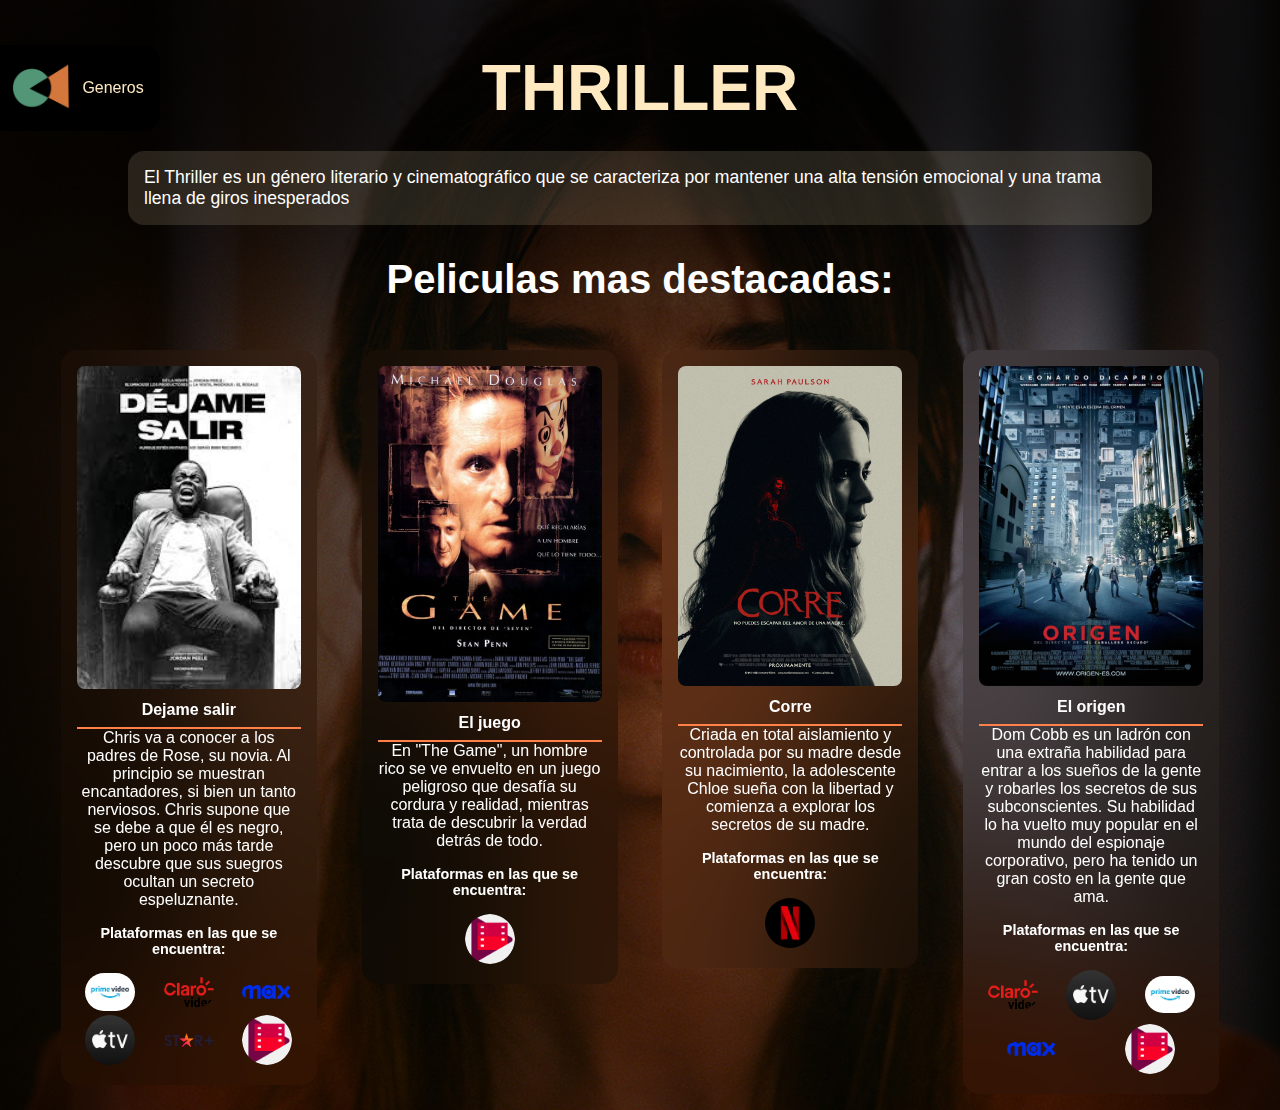
<file: HTML/Subpaginados/thriller.html>
<!DOCTYPE html>
<html lang="en">

<head>
    <meta charset="UTF-8">
    <meta name="viewport" content="width=device-width, initial-scale=1.0">
    <title>Thriller</title>
    <link rel="stylesheet" href="../../CSS/style.css">
    <link rel="stylesheet" href="../../CSS/tablet.css" media="screen and (min-width: 600px)">
    <link rel="stylesheet" href="../../CSS/desktop.css" media="screen and (min-width: 900px)">
    <link rel="icon" href="../../MULTIMEDIA/IMAGENES/LOGO/Icono.PNG" type="image/x-icon">
</head>

<body class="thriller">
    <header>
        <div class="logo-inicio">
            <a href="../../index.html"><img src="../../MULTIMEDIA/IMAGENES/LOGO/Icono.PNG" alt="Inicio"
                    class="logo"></a>
            <a class="item-nav-generos" href="../../HTML/generos.html" target="_self">Generos</a>
        </div>
        <h1>THRILLER</h1>
    </header>
    <main>
        <div class="descripcion-genero">
            <p>
                El Thriller es un género literario y cinematográfico que se caracteriza por mantener
                una alta tensión emocional y una trama llena de giros inesperados</p>
        </div>
        <h3 class="subtitle-list-films">Peliculas mas destacadas:</h3>
        <div>
            <div class="list-films">
                <div class="film-box">
                    <picture>
                        <img src="../../MULTIMEDIA/IMAGENES/thriller/dejame salir.jpg" alt="dejame salir">
                    </picture>
                    <div class="film-description">
                        <h4 class="film-title">Dejame salir</h4>
                        <p class="film-sinopsis">Chris va a conocer a los padres de Rose, su novia. Al principio se
                            muestran
                            encantadores, si bien un tanto nerviosos. Chris supone que se debe a que él es negro,
                            pero un poco más tarde descubre que sus suegros ocultan un secreto espeluznante.</p>
                        <h5 class="platforms">Plataformas en las que se encuentra:</h5>
                        <div class="film-platforms">
                            <div class="platform">
                                <img src="../../MULTIMEDIA/IMAGENES/Plataformas/amazon-prime-video2520.jpg"
                                    alt="Amazon Prime">
                            </div>
                            <div class="platform">
                                <img src="../../MULTIMEDIA/IMAGENES/Plataformas/LogoClaroVid.png" alt="Claro video">
                            </div>
                            <div class="platform">
                                <img src="../../MULTIMEDIA/IMAGENES/Plataformas/Max_logo.svg" alt="max">
                            </div>
                            <div class="platform">
                                <img src="../../MULTIMEDIA/IMAGENES/Plataformas/AppleTV.webp" alt="Apple TV">
                            </div>
                            <div class="platform">
                                <img src="../../MULTIMEDIA/IMAGENES/Plataformas/Star+_logo.svg.webp" alt="Star+">
                            </div>
                            <div class="platform">
                                <img src="../../MULTIMEDIA/IMAGENES/Plataformas/GooglePlayPeliculasIcon.png"
                                    alt="GooglePlayPeliculasIcon">
                            </div>
                        </div>
                    </div>
                </div>
                <div class="film-box">
                    <picture>
                        <img src="../../MULTIMEDIA/IMAGENES/thriller/TheGame.jpg" alt="la llegada">
                    </picture>
                    <div class="film-description">
                        <h4 class="film-title">El juego</h4>
                        <p class="film-sinopsis">En "The Game", un hombre rico se ve envuelto en un juego peligroso que
                            desafía su cordura
                            y realidad, mientras trata de descubrir la verdad detrás de todo.</p>
                        <h5 class="platforms">Plataformas en las que se encuentra:</h5>
                        <div class="film-platforms">
                            <div class="platform">
                                <img src="../../MULTIMEDIA/IMAGENES/Plataformas/GooglePlayPeliculasIcon.png"
                                    alt="Google Play Peliculas">
                            </div>
                        </div>
                    </div>
                </div>
                <div class="film-box">
                    <picture>
                        <img src="../../MULTIMEDIA/IMAGENES/thriller/corre.jpg" alt="corre">
                    </picture>
                    <div class="film-description">
                        <h4 class="film-title">Corre</h4>
                        <p class="film-sinopsis">Criada en total aislamiento y controlada por su madre desde su
                            nacimiento,
                            la adolescente Chloe sueña con la libertad y comienza a explorar los secretos de su madre.
                        </p>
                        <h5 class="platforms">Plataformas en las que se encuentra:</h5>
                        <div class="film-platforms">
                            <div class="platform">
                                <img src="../../MULTIMEDIA/IMAGENES/Plataformas/netflix-icon-icon-2048x2048-yj41gpvr.png"
                                    alt="Netflix">
                            </div>
                        </div>
                    </div>
                </div>
                <div class="film-box">
                    <picture>
                        <img src="../../MULTIMEDIA/IMAGENES/thriller/el origen.jpg" alt="el origen">
                    </picture>
                    <div class="film-description">
                        <h4 class="film-title">El origen</h4>
                        <p class="film-sinopsis">Dom Cobb es un ladrón con una extraña habilidad para entrar
                            a los sueños de la gente y robarles los secretos de sus subconscientes. Su habilidad lo ha
                            vuelto
                            muy popular en el mundo del espionaje corporativo, pero ha tenido un gran costo en la gente
                            que ama.
                        </p>
                        <h5 class="platforms">Plataformas en las que se encuentra:</h5>
                        <div class="film-platforms">
                            <div class="platform">
                                <img src="../../MULTIMEDIA/IMAGENES/Plataformas/LogoClaroVid.png" alt="Claro video">
                            </div>
                            <div class="platform">
                                <img src="../../MULTIMEDIA/IMAGENES/Plataformas/AppleTV.webp" alt="Apple TV">
                            </div>
                            <div class="platform">
                                <img src="../../MULTIMEDIA/IMAGENES/Plataformas/amazon-prime-video2520.jpg"
                                    alt="Amazon Prime">
                            </div>
                            <div class="platform">
                                <img src="../../MULTIMEDIA/IMAGENES/Plataformas/Max_logo.svg" alt="max">
                            </div>
                            <div class="platform">
                                <img src="../../MULTIMEDIA/IMAGENES/Plataformas/GooglePlayPeliculasIcon.png"
                                    alt="GooglePlayPeliculasIcon">
                            </div>
                        </div>
                    </div>
                </div>
            </div>
        </div>
    </main>
</body>

</html>
</file>
<file: CSS/style.css>
:root {
    --First-color: #000000;
    --Second-color: #ff8049;
    --Third-color: #ffb17d;
    --Fourth-color: #FFE9C1;
    --Fifth-color: #7BB199;
    --Sixth-color: #059379;
    --Seventh-color: #8f8984;
}

* {
    box-sizing: border-box;
    margin: 0;
    padding: 0;
    font-family: 'Segoe UI', Tahoma, Geneva, Verdana, sans-serif;
}

.index-header {
    background-color: #131212;
    color: #fff;
}

.index-nav {
    display: flex;
    justify-content: space-between;
    align-items: center;
    padding: 0 20px;
    height: 6rem;
}
.busqueda input{
    display: none;
}
.botones {
    display: flex;
    justify-content: space-between;
    align-items: center;
}

.botones a {
    color: #ffffffbd;
    text-decoration: none;
    margin-left: 20px;
    font-size: 0.9rem;
}

.logo-nav {
    width: 25px;
    position: relative;
    align-self: center;
    margin-left: 0.2rem;
}
.logo{
    width: 35px;
    align-self: center;
    margin: 0.2rem;
}

.welcome {
    background-image: url('https://a.ltrbxd.com/resized/sm/upload/1v/t5/ny/lk/MV5BYWRmZWM2ZTktMzE1Ny00NmQyLWE3ZDItZTk5MjY5OGQ5NzdhXkEyXkFqcGdeQXVyMTUzMTg2ODkz._V1_-1200-1200-675-675-crop-000000.jpg');
    background-size: cover;
    background-repeat: no-repeat;
    background-position: center;
    color: #f8f2f2;
    display: flex;
    justify-content: center;
    text-align: center;
    align-items: center;
    padding: 30%;
    height: 90vh;
}

.welcome-content h2 {
    font-size: 3rem;
    margin-bottom: 1rem;
}

.welcome-content p {
    font-size: 1.6rem;
}

.welcome-content .button {
    position: relative;
    background-color: white;
    border: none;
    border-radius: 5px;
    font-size: 18px;
    cursor: pointer;
    width: 50%;
    margin: 1rem auto;
    transition: background-color 0.3s ease;
}

.welcome-content .button a {
    color: #ff3d4a;
}

.welcome-content .button:hover {
    background-color: #ff3d4a;
}

.welcome-content .button a:hover {
    color: white;
}

.carrusel {
    background-color: #222;
    color: #fff;
    padding: 1rem;
    text-align: center;
}

.carrusel-title {
    margin-bottom: 1rem;
}

.contenedor-carrusel {
    display: flex;
    flex-direction: row;
    justify-content: space-around;
    flex-wrap: wrap;
    width: 100%;
    height: auto;
}

.item-carrusel {
    border-radius: 20px;
    width: 210px;
    margin-bottom: 2rem;
}

#item__pelicula-1{
    background-image: url(../MULTIMEDIA/IMAGENES/Home/peliculas1.jpg);
}
#item__pelicula-2{
    background-image: url(../MULTIMEDIA/IMAGENES/Home/peliculas2.jpg);
}
#item__pelicula-3{
    background-image: url(../MULTIMEDIA/IMAGENES/Home/pelicula3.jpg);
}
#item__pelicula-4{
    background-image: url(../MULTIMEDIA/IMAGENES/Home/pelicula4.jpeg);
}
#item__pelicula-5{
    background-image: url(../MULTIMEDIA/IMAGENES/Home/pelicula5.jpg);
}
#item__pelicula-1,
#item__pelicula-2,
#item__pelicula-3,
#item__pelicula-4,
#item__pelicula-5{
    background-position: center;
    background-repeat: no-repeat;
    background-size: cover;
    position: relative;
    height: 23.5rem;
    border-radius: 10px;
}
#item__pelicula-1 p,
#item__pelicula-2 p,
#item__pelicula-3 p,
#item__pelicula-4 p,
#item__pelicula-5 p{
    position: absolute;
    padding-top: 2.5rem;
    opacity: 0;
    transition: opacity 0.5s ease-in-out;
    border-radius: 10px;
    padding-left: 0.5rem;
    padding-right: 0.5rem;
}
#item__pelicula-1:hover,
#item__pelicula-2:hover,
#item__pelicula-3:hover,
#item__pelicula-4:hover,
#item__pelicula-5:hover{
    background-color: rgba(0, 0, 0, 0.781);
}
#item__pelicula-1:hover p,
#item__pelicula-2:hover p,
#item__pelicula-3:hover p,
#item__pelicula-4:hover p,
#item__pelicula-5:hover p{
    opacity: 1;
    background-color: rgba(0, 0, 0, 0.5);
    width: 100%;
    height: 100%;
}
.item-carrusel:hover {
    transform: scale(1.05);
}

footer {
    background-color: white;
    margin-bottom: 0px;
    height: 25vh;
}

.footer-contenedor {
    display: flex;
    flex-direction: row;
    align-items: center;
    flex-wrap: wrap;
    justify-content: space-around;
    background-color: white;
    padding: 1rem;
    gap: 1rem;
}

.footer-contenedor .div-footer {
    max-width: 10rem;
    min-width: 50px;
    color: var(--Seventh-color);
    padding: 0.5rem;
    border-left: 3px solid var(--Second-color);
}

.div-footer h4 {
    font-size: 1rem;
    color: #000000;
}

.div-footer li {
    list-style: none;
    display: flex;
    align-items: center;
    gap: 0.5rem;
    margin-top: 0.5rem;
}

.div-footer li a {
    color: rgb(94, 92, 92);
}

.div-footer li a:hover {
    color: var(--Sixth-color);
}

.div-footer li img {
    width: 8%;
    min-width: 20px;
}

nav {
    background-color: var(--First-color);
    min-height: 60px;
}

a {
    text-decoration: none;
}

a:hover {
    color: var(--Sixth-color);
}

.div-nav1 {
    display: inline;
}

.div-item1 a {
    color: var(--Second-color);
}
h3 {
    color: var(--First-color);
    font-family: 'Segoe UI', Tahoma, Geneva, Verdana, sans-serif;
    margin: 2rem;
    font-size: 2rem;
}

.logo-inicio {
    background-color: rgba(0, 0, 0, 0.85);
    position: fixed;
    display: flex;
    top: 5%;
    border-radius: 0 1rem 1rem 0;
    align-items: center;
    padding: 0.5rem;
    z-index: 1;
}
.item-nav-generos {
    color: var(--Fourth-color);
    align-items: center;
    padding: 0.5rem;
}
.genero a img{
    width: 100%;
    max-width: 40px;
    margin-right: 1rem;
    padding: 0.1rem;
    background-color: #ea6f3a65;
    border-radius: 5px;
}
.genero a{
    align-items: center;
    justify-content: center;
    display: flex;
    
}

.drama,
.comedia,
.terror,
.thriller,
.musical,
.comedia,
.accion,
.cienciaficcion,
.fantasia,
.body--form-peliculas {
    background-repeat: no-repeat;
    background-size: cover;
    background-position: center;
    width: 100vw;
    height: 100%;
    min-height: 1000px;
    box-shadow: 20px 200px 200px 100px rgba(0, 0, 0, 0.8) inset;
}

.drama {
    background-image: url(../MULTIMEDIA/IMAGENES/imagenorgulloyprejuicio.webp);
}

.drama h1,
.comedia h1,
.terror h1,
.thriller h1,
.accion h1,
.musical h1,
.cienciaficcion h1,
.fantasia h1 {
    text-align: center;
    position: relative;
    color: var(--Fourth-color);
    font-size: 4rem;
    padding-top: 4%;
    padding-bottom: 2%;
}

.descripcion-genero {
    position: relative;
    color: white;
    background-color: #ffe9c123;
    border-radius: 1rem;
    padding: 1rem;
    margin: auto 10vw;
    font-size: 1.1rem;
}

.subtitle-list-films {
    text-align: center;
    color: white;
    font-size: 1.6rem;
}

.list-films {
    display: flex;
    flex-direction: row;
    flex-wrap: wrap;
    justify-content: center;
    align-items: flex-start;
    gap: 1%;
}

.film-box {
    background-color: rgba(128, 128, 128, 0.356);
    border-radius: 1rem;
    max-width: 255px;
    padding: 1rem;
    margin: 1rem;
    display: flex;
    flex-direction: column;
    flex-wrap: nowrap;
    justify-content: center;
}

.film-box:hover {
    box-shadow: 0 0 15px 5px var(--Sixth-color);
}

picture img {
    width: 100%;
    border-radius: 0.5rem;
    max-width: 250px;
    margin: 0 auto;
}

.film-title {
    color: white;
    border-bottom: var(--Second-color) solid 2px;
    padding: 0.5rem;
    min-height: 2rem;
    text-align: center;
}

.film-sinopsis {
    color: white;
    max-height: 210px;
    overflow: auto;
    text-align: center;
}

.film-platforms {
    padding-top: 1rem;
    display: flex;
    flex-direction: row;
    flex-wrap: wrap;
    justify-content: space-around;
    align-items: center;
    gap: 5%;
}

.platforms {
    margin-top: 1rem;
    color: white;
    font-size: 0.9rem;
    position: relative;
    text-align: center;
}

.platform img {
    width: 100%;
    border-radius: 30px;
    position: relative;
    max-width: 50px;
    max-height: 50px;
}

.titulo-generos {
    text-align: center;
    color: white;
    font-size: 2.5rem;
    padding-top: 1rem;
}
.list-generos{
    display: flex;
    flex-direction: row;
    flex-wrap: wrap;
    gap: 2rem;
    justify-content: center;
    align-items: center;
}
.generos,
.form-generos{
    background-image: url(../MULTIMEDIA/IMAGENES/denise-jans-Lq6rcifGjOU-unsplash.jpg);
    background-repeat: no-repeat;
    background-size: cover;
    width: 100vw;
    height: 100%;
    box-shadow: 20px 200px 200px 100px rgba(0, 0, 0, 0.8) inset;
}
.genero {
    max-width: 380px;
    min-width: 150px;
    max-height: 160px;
    min-height: 30px;
    font-size: 2rem;
    background-color: #79402894;
    border-radius: 10px;
    padding: 1rem;
    margin: 1rem;
    color: white;
    text-align: center;
    align-items: center;
    justify-content: center;
}

.genero a {
    color: white;
    text-decoration: none;
}

.genero a:hover {
    color: var(--Sixth-color);
}

.log-in {
    display: flex;
    align-items: center;
    justify-content: center;
    min-height: 100vh;
    background-image: url(../MULTIMEDIA/IMAGENES/Backgrounds/Fondo-log-sign.avif);
    background-repeat: no-repeat;
    background-size: cover;
    background-position: center;
}

.log-in-section {
    position: relative;
    max-width: 400px;
    background-color:rgba(29, 28, 28, 0.562) ;
    backdrop-filter: blur(10px);
    border: 2px solid rgba(255, 255, 255, 0.5);
    border-radius: 20px;
    display: flex;
    align-items: center;
    padding: 2rem 3rem;
}

.inputbox input {
    width: 100%;
    height: 60px;
    background: transparent;
    border: none;
    outline: none;
    font-size: 1rem;
    padding: 0 35px 0 5px;
    color: #fff;
}

.forget {
    margin: 35px 0;
    font-size: 0.85rem;
    color: #fff;
    display: flex;
    justify-content: space-between;
}

form h1 {
    font-size: 2rem;
    color: var(--Second-color);
    text-align: center;
}

.inputbox {
    position: relative;
    margin: 30px 0;
    max-width: 310px;
    border-bottom: 2px solid var(--Second-color);
}

.inputbox label {
    position: absolute;
    top: 50%;
    left: 5px;
    transform: translateY(-50%);
    color: #fff;
    font-size: 1rem;
    pointer-events: none;
    transition: all 0.5s ease-in-out;
}

input:focus~label,
input:valid~label {
    top: -5px;
}

.forget label {
    display: flex;
    align-items: center;
}

.forget label input {
    margin-right: 3px;
}

.forget a,
.recordar-contraseña a {
    color: #fff;
    text-decoration: none;
    font-weight: 600;
}

.forget a:hover {
    text-decoration: underline;
}

button {
    width: 100%;
    height: 40px;
    border-radius: 40px;
    background-color: rgb(255, 255, 255, 1);
    border: none;
    cursor: pointer;
    font-size: 1rem;
    font-weight: 600;
    transition: all 0.4s ease;
}

button:hover {
    background-color: rgb(255, 255, 255, 0.5);
}

.register,
.Log {
    font-size: 0.9rem;
    color: #fff;
    text-align: center;
    margin: 10px 0 10px;
}

.register p a,
.Log p a {
    text-decoration: none;
    color: #fff;
    font-weight: 600;
}

.register p a:hover,
.Log p a:hover {
    text-decoration: underline;
}

.sign-up-section {
    position: relative;
    margin-left: auto;
    margin-right: auto;
    max-width: 300px;
    border: 2px solid rgba(255, 255, 255, 0.5);
    border-radius: 20px;
    background-color:rgba(29, 28, 28, 0.562) ;
    backdrop-filter: blur(10px);
    display: flex;
    flex-direction: row;
    flex-wrap: wrap;
    padding: 1.5rem;
}

.sign-up {
    min-height: 100vh;
    background-image: url(../MULTIMEDIA/IMAGENES/Backgrounds/Fondo-log-sign.avif);
    background-repeat: no-repeat;
    background-size: cover;
    background-position: center;
    padding: 1rem;
}

.sign-up-section form .inputbox {
    position: relative;
    margin: 1rem;
    max-width: 300px;
    border-bottom: 2px solid var(--Second-color);
}

.form-container1 {
    display: flex;
    justify-content: center;
    align-items: center;
    flex-wrap: wrap;
    gap: 2rem;
}

.recordar-contraseña,
.forget {
    color: #fff;
    margin-bottom: 1rem;
    accent-color: var(--Second-color);
    cursor: pointer;
}

.recordar-contraseña input:focus,
.forget input:focus {
    outline: none;
    box-shadow: 0 0 5px 0.5px #ff634798;
}

.recordar-contraseña input,
.forget input {
    margin-right: 1rem;
    margin-left: 1rem;
    width: 1rem;
    height: 1rem;
    -webkit-appearance: none;
    -moz-appearance: none;
    appearance: none;
    width: 20px;
    height: 20px;
    border: 1px solid #fff;
    border-radius: 3px;
    cursor: pointer;
}

.recordar-contraseña input:checked,
.forget input:checked {
    background-image: url('../MULTIMEDIA/IMAGENES/LOGO/Icono.PNG');
    background-repeat: no-repeat;
    background-position: center;
    background-size: contain;
}

.form-bottom {
    display: flex;
    justify-content: center;
    align-items: center;
    gap: 5%;
}

.form-bottom button {
    max-width: 50%;
}

.comedia {
    background-image: url(../MULTIMEDIA/IMAGENES/Backgrounds/ComediaBack.jfif);
}

.thriller {
    background-image: url(../MULTIMEDIA/IMAGENES/Backgrounds/thrillerBack.jpg);
}

.terror {
    background-image: url(../MULTIMEDIA/IMAGENES/Backgrounds/terrorBack.jpg);
}

.accion {
    background-image: url(../MULTIMEDIA/IMAGENES/Backgrounds/accionBack.jpg);
}

.cienciaficcion {
    background-image: url(../MULTIMEDIA/IMAGENES/Backgrounds/ciencia\ ficcionBack.jpg);
}

.musical {
    background-image: url(../MULTIMEDIA/IMAGENES/Backgrounds/musicalBack.jpg);
}

.fantasia {
    background-image: url(../MULTIMEDIA/IMAGENES/Backgrounds/fantasiaBack.webp);
}

.contenedor-reviews{
    background-color: var(--Second-color);
    padding: 20px;
    border-radius: 0px 0px 15px 15px;
}
.contenedor-reviews h2{
    margin-bottom: 1rem;
    text-align: center;
}
.reviews-flexbox{
    display: flex;
    flex-wrap: wrap;
    justify-content: center;
    gap: 20px;
}
.review{
    background-color: white;
    max-width: 250px;
    border-radius: 0px 10px 10px 10px;
    padding: 1rem;
}
#form {
    width: 250px;
    margin: 0 auto;
    height: 50px;
  }
  
  #form p {
    text-align: center;
  }
  
  #form label {
    font-size: 20px;
  }
  
  input[type="radio"] {
    display: none;
  }
  
  .clasificacion {
    color: grey;
  }
  
  .clasificacion {
    direction: rtl;
    unicode-bidi: bidi-override;
  }
  
  .clasificacion-star:hover{
    color: orange;
  }
  
  .clasificacion input[type="radio"]:checked ~ label {
    color: orange;
  }
  .form-review{
    display: flex;
    flex-direction: column;
    align-items: center;
    gap: 10px;

  }
  #review{
    display: flex;
    flex-direction: row;
    align-items: center;
    flex-wrap: wrap;
    justify-content: center;
    margin-top: 1rem;
    gap: 2rem;
    padding-bottom: 3rem;
  }
  .boton-form--generos{
    background-color: #000000;
    position: relative;
    margin: 0 auto;
    padding: 40px 20px;
    text-align: center;
    width: 100%;
    height: 100px;
    a{color: white;}
    a:hover{color: var(--Second-color);}
  }

  .form-generos form{
    display: flex;
    flex-direction: row;
    flex-wrap: wrap;
    justify-content: center;
    align-items: center;
    max-width: 310px;
    padding: 50px;
    background-color: #0000008b;
    border: solid 1px white;
    border-radius: 10px;
    margin: 0 auto;
    gap: 1rem;
    max-width: 600px;
  }
  .form-generos{
    width: 100%;
    height: 100vh;
  }
  .form-generos form div{
    text-align: center;
  }
  .titulo-generos h3{
    color: white;
  }
  .body--form-peliculas{
    background-image: url(../MULTIMEDIA/IMAGENES/Backgrounds/back-formPeliculas.jpg);
  }
  .form-peliculas{
    display: flex;
    flex-direction: row;
    justify-content: center;
    align-items: center;
    flex-wrap: wrap;
    max-width: 310px;
    padding: 50px;
    margin: 0 auto;
    background-color: rgba(255, 255, 255, 0.512);
    border-radius: 10px;
    max-width: 300px;
  }
  .title--form-peliculas{
    color: white;
    font-size: 2rem;
    margin-bottom: 40px;
    padding-top: 4rem;
    text-align: center;
  }
  .form-peliculas div{
    text-align: center;
    margin-top: 10px;
    max-width: 230px;
    }
    .form-peliculas div span{
        font-weight: 500;
    }
    .form-peliculas div input{
        border-radius: 5px;
        margin-bottom: 5px;
    }
    .section--add-review-peliculas{
        display: flex;
        flex-direction: row;
        align-items: center;
        justify-content: center;
        flex-wrap: wrap;
        margin-bottom: 50px;
        gap: 40px;
    }
  .button--form-peliculas{
    background-color: var(--Second-color);
    color: white;
    border-radius: 5px;
    max-width: 320px;
    padding-top: 1px;
  }
  .a--form-peliculas{
    text-decoration: none;
    padding: 25px;
  }
  .button--form-peliculas:hover{
    background-color: #000000;
  }
</file>
<file: CSS/tablet.css>
/*min-width: 600px*/

:root {
    --First-color: #000000;
    --Second-color: #ff8049;
    --Third-color: #ffb17d;
    --Fourth-color: #FFE9C1;
    --Fifth-color: #7BB199;
    --Sixth-color: #059379;
    --Seventh-color: #8f8984;
}
.sign-up-section {
    max-width: 400px;
    margin-top: 5%;
    margin-bottom: 5%;
}
.index-nav {
    height: 5rem;
}
.busqueda input {
    min-width: 200px;
    padding: 15px;
    border: none;
    border-radius: 8px;
    width: 10%;
    background-color: rgba(128, 128, 128, 0.11);
    box-shadow: inset 5px 5px 15px 15px  rgba(0, 0, 0, 0.185);
    color: var(--Fourth-color);
    display: block;
}
.logo{
    width: 45px;
}
.welcome{
    height: 600px;
}
.welcome-content h2{
    font-size: 4rem;
}
.welcome-content p{
    font-size: 2rem;
}
.welcome-content .button{
    padding: 7px;
}
.sign-up-section{
    max-width: 590px;
    margin: 10rem auto;
    background-color: transparent;
    backdrop-filter: blur(55px);
}
.inputbox{
    max-width: 50%;
}
.generos{
    height: 100vh;
}
.subtitle-list-films {
    font-size: 2rem;
}
.film-box {
    width: 40%;
    background: transparent;
    backdrop-filter: blur(80px);
    border-radius: 1rem;
    max-height: 800px;
    min-height: 400px;
    max-width: 300px;
    min-width: 250px;
}
.botones a{
    font-size: 1.1rem;
}
.log-in-section{
    background-color: transparent;
    backdrop-filter: blur(55px);
}
.title-box--review{
    font-size: 1.4rem;
    background-color: var(--Fourth-color);
    height: 200px;
    max-width: 300px;
    text-align: center;
    padding-top: 50px;
    padding-left: 10px;
    padding-right: 10px;
    border-radius: 15px 0 0 15px;
}
.boton-form--generos{
    width: 400px;
    height: 100px;
    border-radius: 10px;
    margin-top: 40px;
  }
  .form-generos form{
    max-width: 500px;
  }
  .form-peliculas{
    max-width: 500px;
  }
  .button--form-peliculas{
    max-width: 400px;
  }
</file>
<file: CSS/desktop.css>
/*min-width: 800px*/
.index-nav{
    height: 4rem;
}
.busqueda input {
    min-width: 400px;
    height: 2.5rem;
}
.logo{
    width: 60px;
}
.welcome{
    height: 500px;
}
.welcome-content{
    position: absolute;
    top: 40%;
}
.welcome-content h2{
    font-size: 4rem;
}
.welcome-content p{
    font-size: 2.5rem;
    margin-bottom: 2rem;
}
.inputbox{
    max-width: 50%;
}
.sign-up-section{
    max-width: 700px;
    margin: 5rem auto;
}
.subtitle-list-films {
    font-size: 2.5rem;
}
.film-box {
    width: 20%;
    background: transparent;
    backdrop-filter: blur(80px);
    border-radius: 1rem;
    max-height: 800px;
    min-height: 400px;
    max-width: 270px;
    min-width: 250px;
}
.genero a img{
    max-width: 50px;
    padding: 0.3rem;
    border-radius: 6px;
}
.title-box--review{
    font-size: 1.5rem;
    background-color: var(--Fourth-color);
    height: 220px;
    max-width: 320px;
    text-align: center;
    padding-top: 50px;
    padding-left: 10px;
    padding-right: 10px;
    border-radius: 15px 0 0 15px;
}
.form-generos form{
    max-width: 650px;
}
.form-peliculas{
    max-width: 850px;
}
#box--form-peliculas{
    max-width: 400px;
}
.section-form-peliculas{
    background-color: rgba(255, 154, 104, 0.656);
    padding: 80px;
    border-radius: 15px 0 0 15px;
}
</file>
